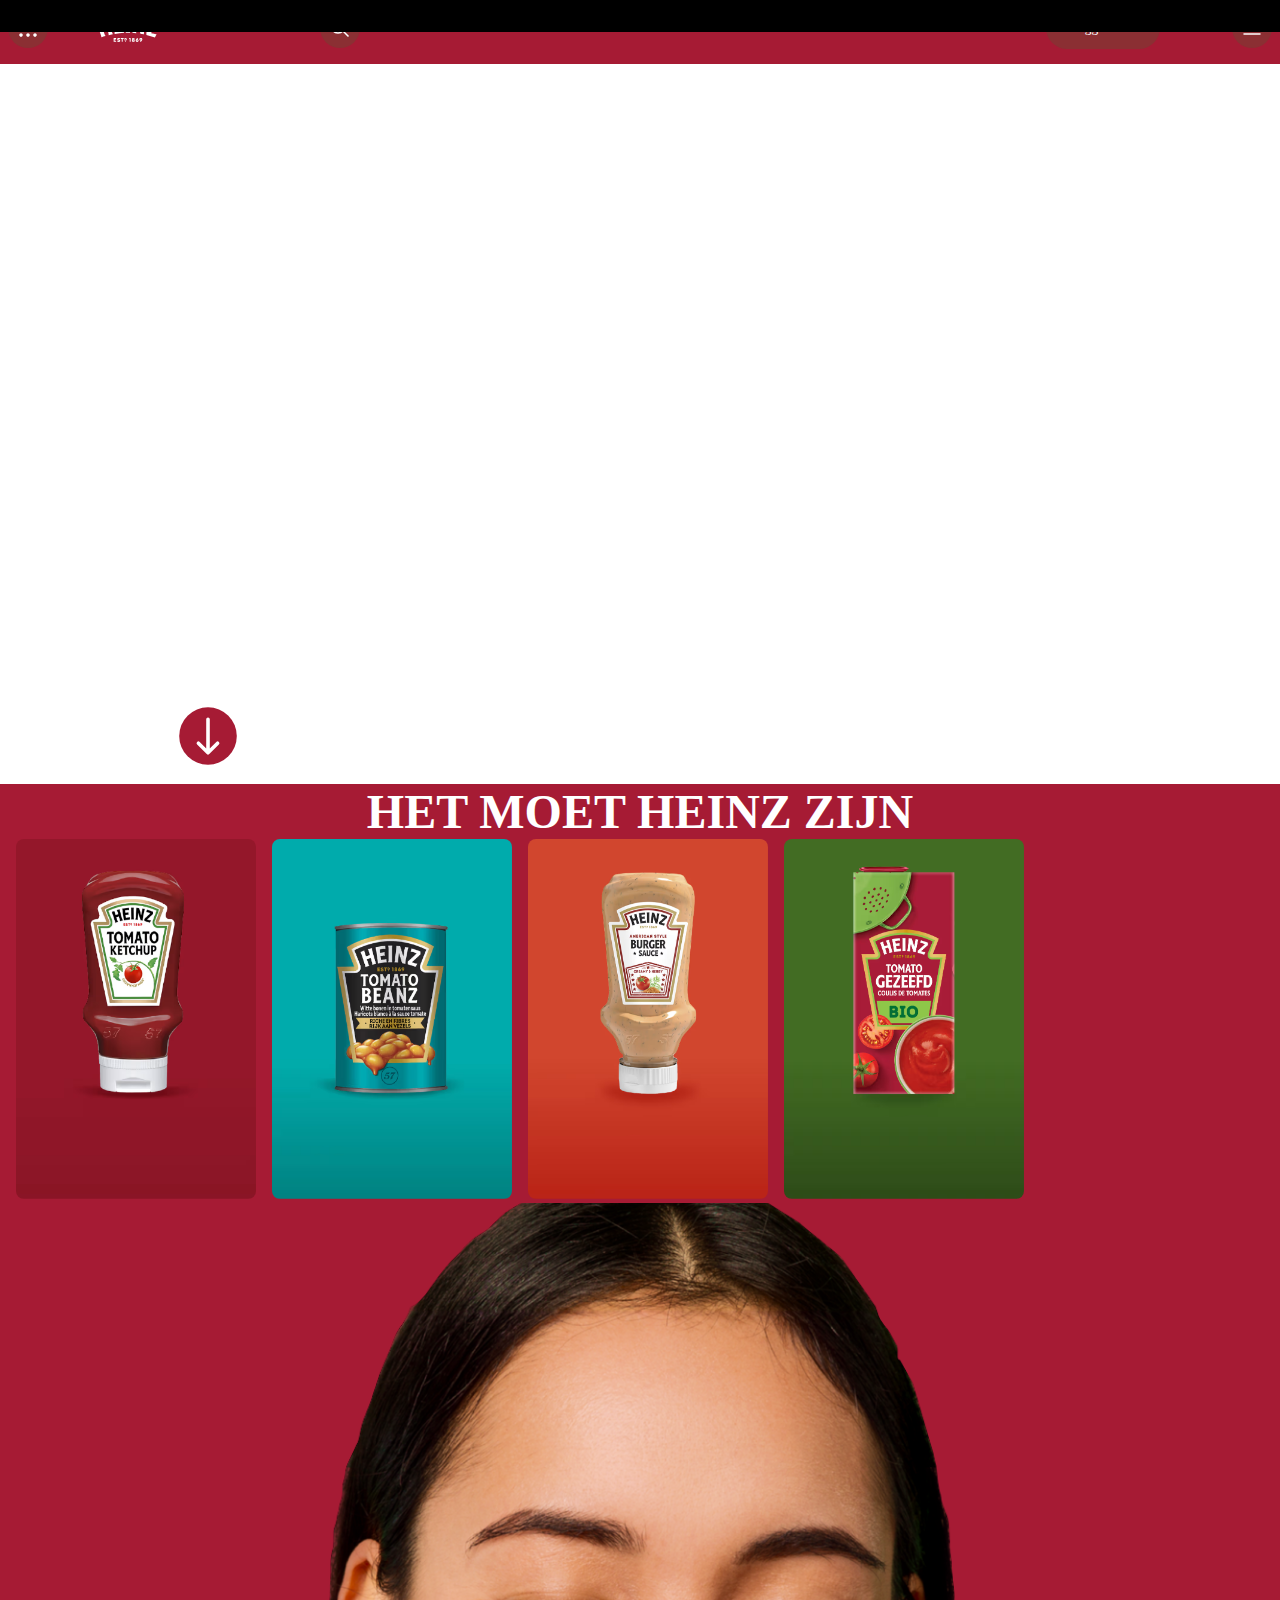
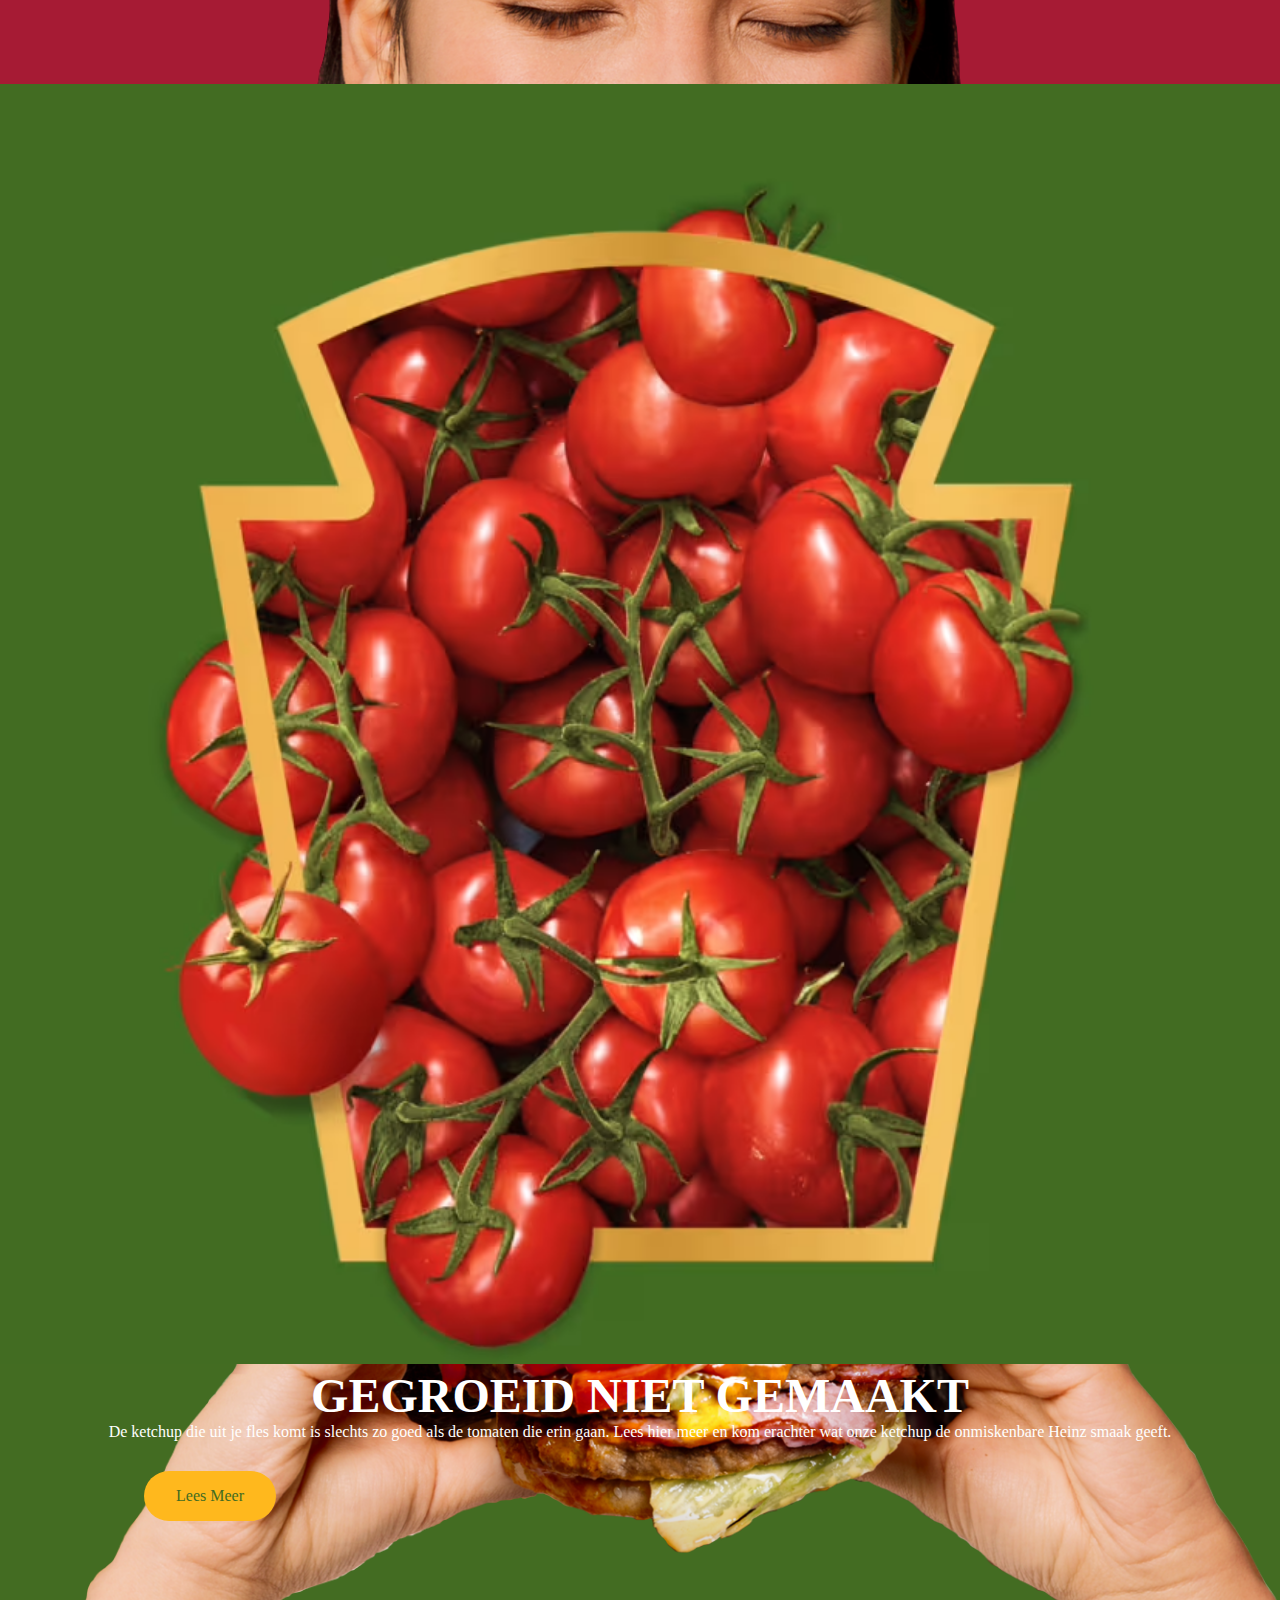
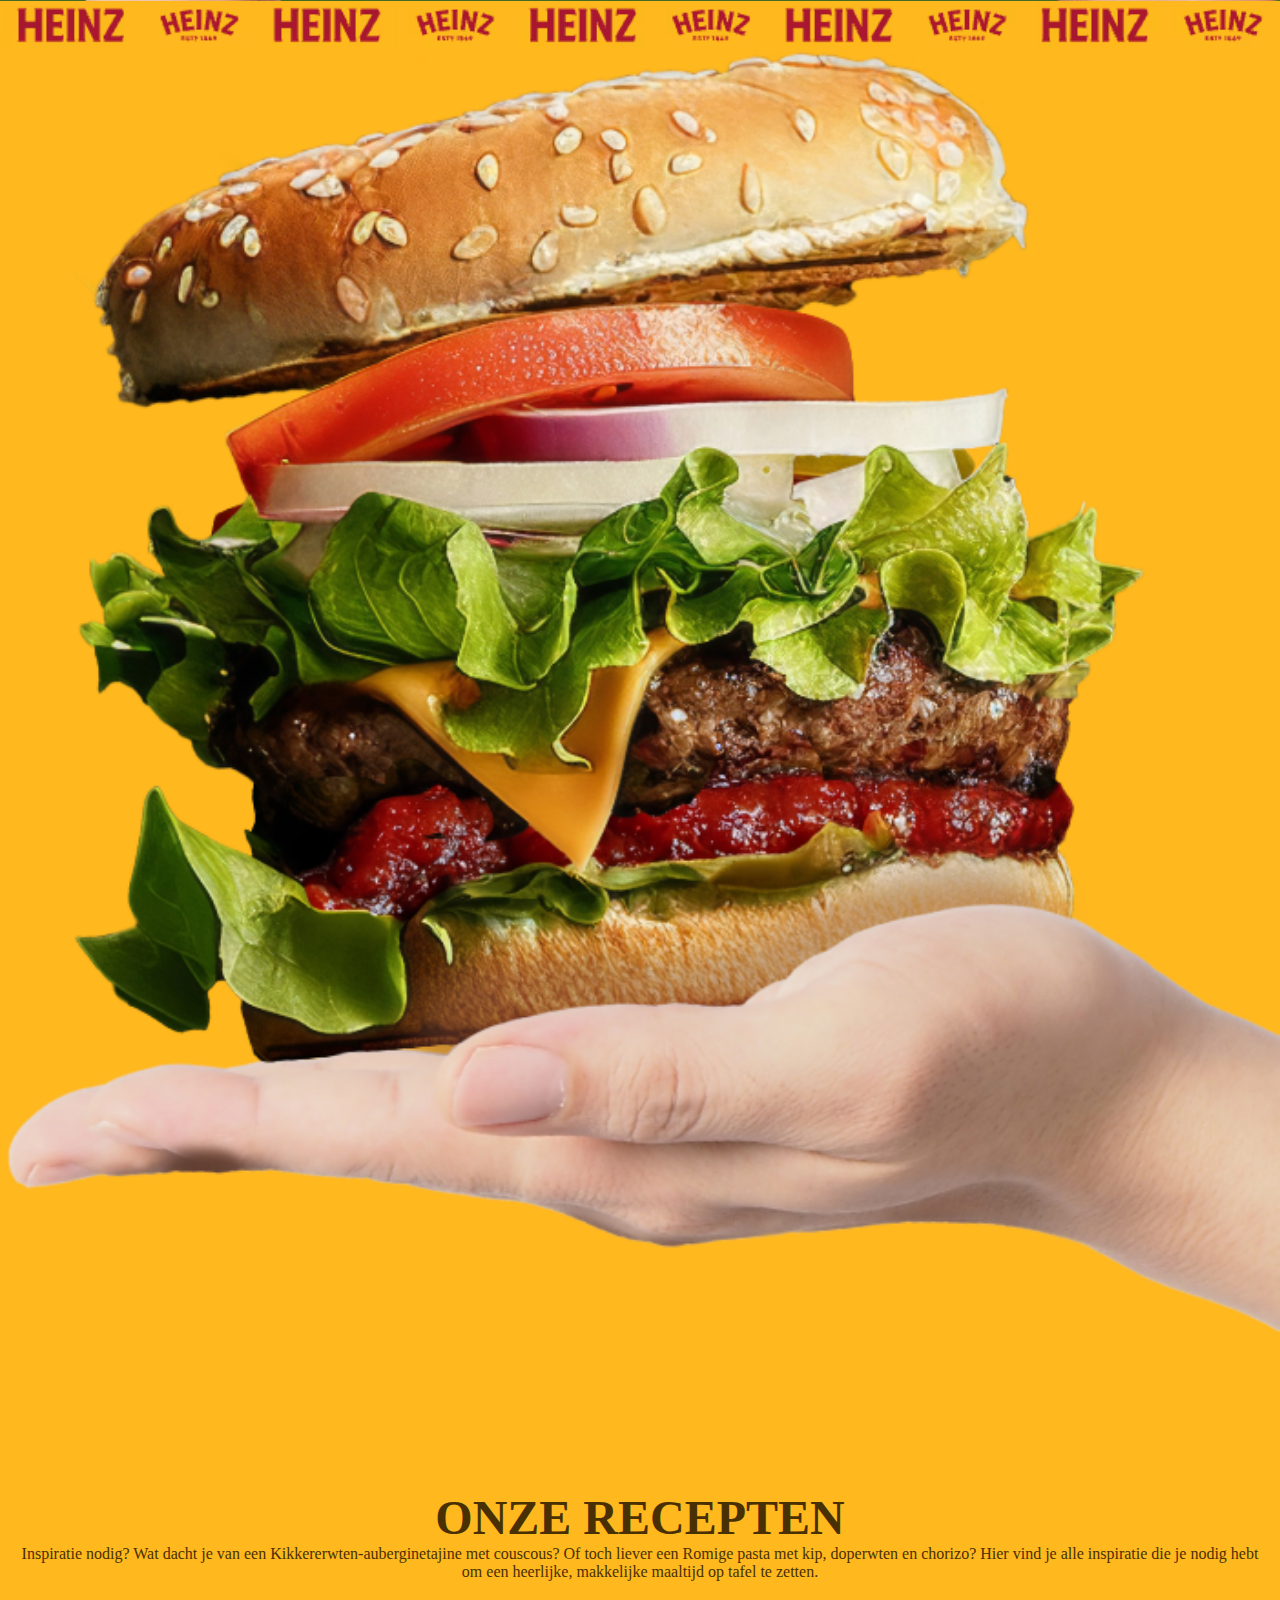
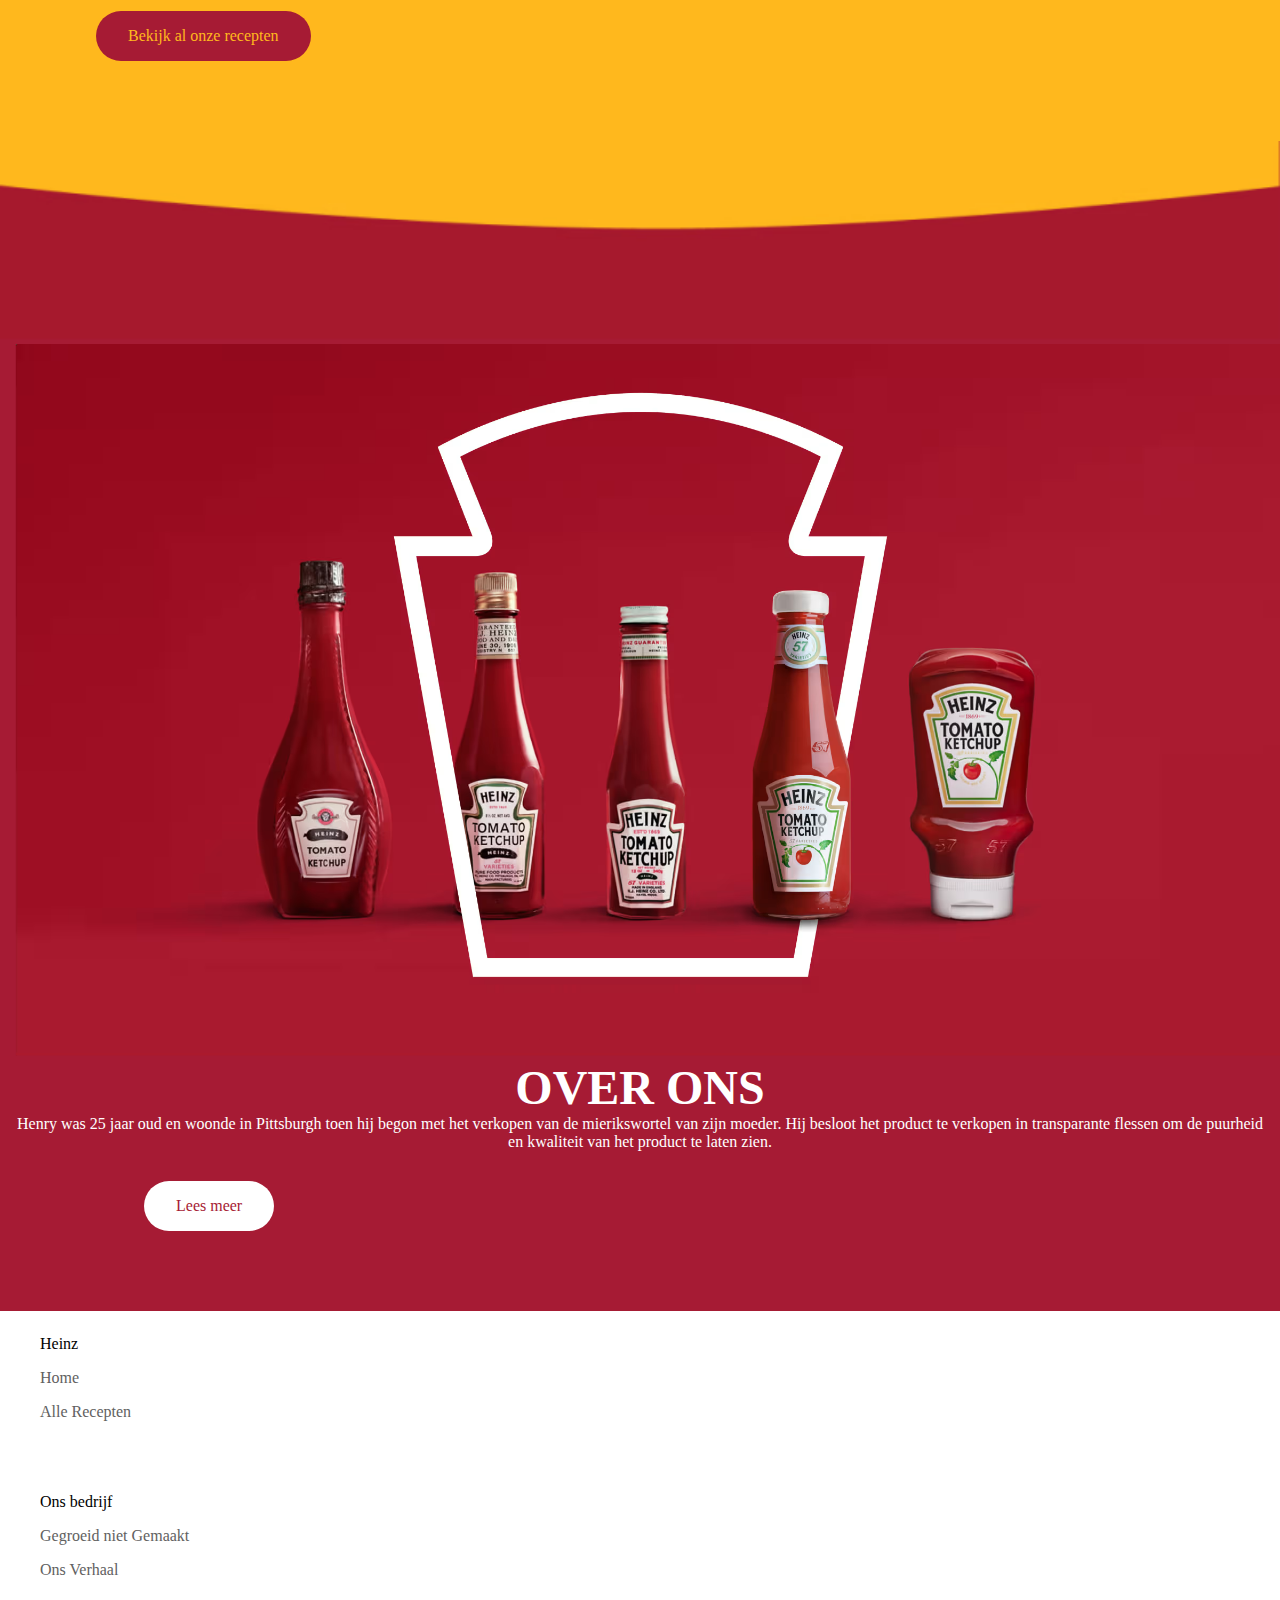
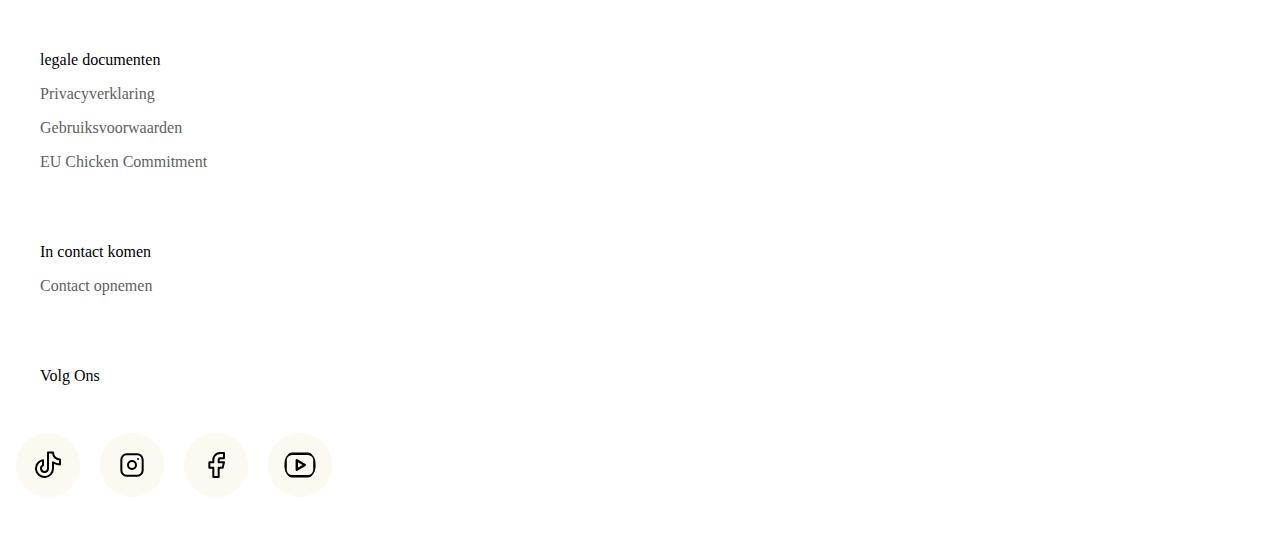
<file: index.html>
<!DOCTYPE html>
<html lang="nl">
	
<head>
	<meta charset="UTF-8">
	<meta name="author" content="jouw naam">
	<meta name="viewport" content="width=device-width, initial-scale=1">
	
	<title>Heinz</title>
	
	<link href="styles/style.css" rel="stylesheet">
	<link rel="icon" type="image/svg+xml" href="images/favicon.svg">
</head>

<body>
	<div class="progressie"></div>
	<header>
		<button class="font">Get --white Value</button>
    	<button>Bigger font</button>
		<svg viewBox="0 0 24 24" xmlns="http://www.w3.org/2000/svg"><g  clip-path="url(#clip0_1875_1002)"><path  d="M4 5C4 5.26522 4.10536 5.51957 4.29289 5.70711C4.48043 5.89464 4.73478 6 5 6C5.26522 6 5.51957 5.89464 5.70711 5.70711C5.89464 5.51957 6 5.26522 6 5C6 4.73478 5.89464 4.48043 5.70711 4.29289C5.51957 4.10536 5.26522 4 5 4C4.73478 4 4.48043 4.10536 4.29289 4.29289C4.10536 4.48043 4 4.73478 4 5Z" stroke-width="1.5" stroke-linecap="round" stroke-linejoin="round"></path><path  d="M11 5C11 5.26522 11.1054 5.51957 11.2929 5.70711C11.4804 5.89464 11.7348 6 12 6C12.2652 6 12.5196 5.89464 12.7071 5.70711C12.8946 5.51957 13 5.26522 13 5C13 4.73478 12.8946 4.48043 12.7071 4.29289C12.5196 4.10536 12.2652 4 12 4C11.7348 4 11.4804 4.10536 11.2929 4.29289C11.1054 4.48043 11 4.73478 11 5Z" stroke-width="1.5" stroke-linecap="round" stroke-linejoin="round"></path><path  d="M18 5C18 5.26522 18.1054 5.51957 18.2929 5.70711C18.4804 5.89464 18.7348 6 19 6C19.2652 6 19.5196 5.89464 19.7071 5.70711C19.8946 5.51957 20 5.26522 20 5C20 4.73478 19.8946 4.48043 19.7071 4.29289C19.5196 4.10536 19.2652 4 19 4C18.7348 4 18.4804 4.10536 18.2929 4.29289C18.1054 4.48043 18 4.73478 18 5Z" stroke-width="1.5" stroke-linecap="round" stroke-linejoin="round"></path><path d="M4 12C4 12.2652 4.10536 12.5196 4.29289 12.7071C4.48043 12.8946 4.73478 13 5 13C5.26522 13 5.51957 12.8946 5.70711 12.7071C5.89464 12.5196 6 12.2652 6 12C6 11.7348 5.89464 11.4804 5.70711 11.2929C5.51957 11.1054 5.26522 11 5 11C4.73478 11 4.48043 11.1054 4.29289 11.2929C4.10536 11.4804 4 11.7348 4 12Z" stroke-width="1.5" stroke-linecap="round" stroke-linejoin="round"></path><path d="M11 12C11 12.2652 11.1054 12.5196 11.2929 12.7071C11.4804 12.8946 11.7348 13 12 13C12.2652 13 12.5196 12.8946 12.7071 12.7071C12.8946 12.5196 13 12.2652 13 12C13 11.7348 12.8946 11.4804 12.7071 11.2929C12.5196 11.1054 12.2652 11 12 11C11.7348 11 11.4804 11.1054 11.2929 11.2929C11.1054 11.4804 11 11.7348 11 12Z" stroke-width="1.5" stroke-linecap="round" stroke-linejoin="round"></path><path  d="M18 12C18 12.2652 18.1054 12.5196 18.2929 12.7071C18.4804 12.8946 18.7348 13 19 13C19.2652 13 19.5196 12.8946 19.7071 12.7071C19.8946 12.5196 20 12.2652 20 12C20 11.7348 19.8946 11.4804 19.7071 11.2929C19.5196 11.1054 19.2652 11 19 11C18.7348 11 18.4804 11.1054 18.2929 11.2929C18.1054 11.4804 18 11.7348 18 12Z" stroke-width="1.5" stroke-linecap="round" stroke-linejoin="round"></path><path  d="M4 19C4 19.2652 4.10536 19.5196 4.29289 19.7071C4.48043 19.8946 4.73478 20 5 20C5.26522 20 5.51957 19.8946 5.70711 19.7071C5.89464 19.5196 6 19.2652 6 19C6 18.7348 5.89464 18.4804 5.70711 18.2929C5.51957 18.1054 5.26522 18 5 18C4.73478 18 4.48043 18.1054 4.29289 18.2929C4.10536 18.4804 4 18.7348 4 19Z" stroke-width="1.5" stroke-linecap="round" stroke-linejoin="round"></path><path  d="M11 19C11 19.2652 11.1054 19.5196 11.2929 19.7071C11.4804 19.8946 11.7348 20 12 20C12.2652 20 12.5196 19.8946 12.7071 19.7071C12.8946 19.5196 13 19.2652 13 19C13 18.7348 12.8946 18.4804 12.7071 18.2929C12.5196 18.1054 12.2652 18 12 18C11.7348 18 11.4804 18.1054 11.2929 18.2929C11.1054 18.4804 11 18.7348 11 19Z" stroke-width="1.5" stroke-linecap="round" stroke-linejoin="round"></path><path d="M18 19C18 19.2652 18.1054 19.5196 18.2929 19.7071C18.4804 19.8946 18.7348 20 19 20C19.2652 20 19.5196 19.8946 19.7071 19.7071C19.8946 19.5196 20 19.2652 20 19C20 18.7348 19.8946 18.4804 19.7071 18.2929C19.5196 18.1054 19.2652 18 19 18C18.7348 18 18.4804 18.1054 18.2929 18.2929C18.1054 18.4804 18 18.7348 18 19Z" stroke-width="1.5" stroke-linecap="round" stroke-linejoin="round"></path></g><defs><clipPath><rect width="24" height="24" fill="white"></rect></clipPath></defs></svg>
		<svg xmlns="http://www.w3.org/2000/svg" width="112" height="20" viewBox="0 0 112 48" fill="currentcolor" aria-label="Heinz® logo"><g><path d="M48.8086 24.9324C48.8086 24.7608 48.604 24.5525 48.3866 24.7118C47.8368 25.0427 46.622 25.6554 44.8958 25.8269L38.5663 26.5131L37.5689 19.504C39.4358 19.2712 41.3155 19.0506 42.5046 18.9404C43.8089 18.8178 44.6656 18.9894 45.1515 19.1242C45.4968 19.2467 45.663 19.0384 45.6374 18.8178L45.1388 13.0831C45.1004 12.7645 44.8702 12.7645 44.6401 12.8993C44.2181 13.1444 43.5404 13.3405 41.9037 13.4998C40.3436 13.6468 38.5407 13.8429 36.7889 14.0634L35.9449 8.13266C36.6994 8.02238 39.2312 7.59351 42.3128 7.28716C44.5633 7.05435 45.8804 7.31167 46.3407 7.44646C46.622 7.54449 46.7371 7.36069 46.7371 7.20139L46.4174 1.74852C39.96 2.1774 34.3338 2.97389 28.4646 3.97868C28.1321 4.03995 28.0682 4.26052 28.2088 4.49334C28.7842 5.40011 29.0016 6.64998 29.2446 8.27971L32.3134 28.2654C32.6075 29.8706 32.761 31.1205 32.6075 32.211C32.5436 32.5419 32.8121 32.6399 33.0679 32.5909C38.221 31.7332 43.9624 31.047 49.1922 30.7774L48.8086 24.9324Z" fill="currentcolor"></path><path d="M52.0436 30.324C52.5423 29.1109 52.5423 27.616 52.5423 26.1578L52.5167 5.731C52.4912 4.45662 52.3761 3.15774 51.9669 1.92012C51.9285 1.80984 51.8902 1.56477 52.2354 1.55251C54.1023 1.49125 57.2096 1.44223 59.4473 1.49125C59.8053 1.49125 59.7669 1.78533 59.7286 1.89561C59.2555 3.39056 59.2938 4.21155 59.2299 5.53494L59.2043 26.1333C59.2043 27.4077 59.2683 29.2947 59.6519 30.2628C59.7158 30.4343 59.703 30.6059 59.4601 30.6059C56.8643 30.5569 54.7417 30.5814 52.2354 30.6794C52.018 30.6794 51.9541 30.5201 52.0564 30.324H52.0436Z" fill="currentcolor"></path><path d="M84.0368 29.5765C83.8067 30.7161 83.7427 31.8312 83.9217 33.032C83.9601 33.2036 83.8706 33.4732 83.5253 33.3997C81.2365 32.934 79.4719 32.6032 77.8607 32.3213C76.9145 29.4908 72.0171 14.2595 71.9531 14.1002L70.3803 27.1013C70.2525 28.1551 70.0607 29.7726 70.4443 30.9979C70.5082 31.2675 70.3676 31.3288 70.163 31.3043C68.0915 31.0715 65.4957 30.8509 63.7311 30.7529C63.3987 30.7284 63.5137 30.422 63.5521 30.3485C64.1275 29.2334 64.3833 27.6405 64.5111 26.5989L66.979 6.02505C67.0941 4.99575 67.3115 3.53756 66.979 2.25093C66.9023 1.99361 67.0557 1.79755 67.3754 1.82206C69.6898 2.00586 72.4518 2.28769 74.1781 2.50826L80.0473 20.5088L82.3873 8.12042C82.8476 6.22111 82.9243 5.1918 82.7325 4.13799C82.6942 3.94193 82.7837 3.78264 83.0906 3.83165C84.8808 4.13799 87.6044 4.67715 89.5224 5.08152C89.727 5.11828 89.7654 5.31434 89.5991 5.47364C88.8319 6.50294 88.6657 7.45873 88.2565 9.12522L84.0112 29.5398L84.0368 29.5765Z" fill="currentcolor"></path><path d="M105.532 33.0565C104.266 33.1423 102.527 32.8605 101.325 32.4561C98.6143 31.6106 97.6809 31.3288 96.0058 30.8264L112.002 17.1391L111.9 11.8455C104.854 9.22322 100.264 7.88758 95.5199 6.57644L93.8064 11.9803C93.7425 12.1763 93.8576 12.3724 94.1645 12.3602C95.4048 12.3111 97.3996 12.789 98.4225 13.0831C99.6373 13.4262 104.189 14.8354 105.136 15.1785L88.1418 29.8461L88.2313 34.4902C93.1287 35.6788 98.4353 37.2473 103.026 38.9383L105.865 33.5589C105.98 33.3384 105.928 33.032 105.519 33.0565H105.532Z" fill="currentcolor"></path><path d="M29.4744 32.7748C28.7327 31.7454 28.2085 30.3975 27.876 28.9761L22.0324 9.55413C21.7255 8.39003 21.4953 7.02988 21.6232 5.76775C21.6615 5.5962 21.4569 5.47367 21.3163 5.51043C19.654 5.89029 16.4956 6.69903 14.4241 7.2627C14.2067 7.32397 14.0789 7.49552 14.2195 7.72834C14.7694 8.58609 15.3064 9.87272 15.6517 11.2941L17.6209 17.6293C15.754 18.0827 12.2759 19.0629 10.3579 19.6266L8.26081 13.5243C7.71097 12.0784 7.51916 11.0858 7.49359 9.83596C7.49359 9.83596 7.53195 9.37032 7.10998 9.49286C5.11522 10.13 2.27651 11.1839 0.192236 11.9436C-0.0635028 12.0416 -0.0762898 12.2499 0.115515 12.4582C0.997815 13.4998 1.53487 14.6394 1.96962 15.9015L8.49097 34.4658C8.97688 35.7279 9.39885 36.941 9.36049 38.3134C9.36049 38.4359 9.41163 38.7178 9.73131 38.6075C11.6494 37.9458 14.4113 37.0145 16.4828 36.4018C16.6746 36.3406 16.7386 36.1322 16.5723 35.973C15.8435 35.1275 15.1913 33.706 14.8589 32.7625L12.1353 24.8221C15.0635 23.9766 16.4828 23.5845 19.2448 22.8738L21.5848 30.4343C22.0835 32.3704 22.1858 33.3997 22.0707 34.5025C22.0579 34.6496 22.1858 34.8334 22.416 34.7721C24.398 34.2574 26.853 33.6815 29.2954 33.1914C29.5767 33.1301 29.5383 32.8728 29.4488 32.7625L29.4744 32.7748Z" fill="currentcolor"></path><path d="M32.5933 43.8298H34.9972V42.3593H32.5933V41.4158H35.1635V39.9454H30.8798V46.4398H35.2402V44.9326H32.5933V43.8298Z" fill="currentcolor"></path><path d="M43.3461 41.4036H45.0723V46.4398H46.7218V41.4036H48.4353V39.9454H43.3461V41.4036Z" fill="currentcolor"></path><path d="M42.4508 44.4425C42.4508 45.7537 41.415 46.5379 39.855 46.5379C38.717 46.5379 37.6301 46.1825 36.8373 45.4718L37.8347 44.2955C38.474 44.7979 39.1773 45.0675 39.9189 45.0675C40.3921 45.0675 40.6478 44.9082 40.6478 44.6263C40.6478 44.3445 40.4304 44.1975 39.5609 43.9891C38.1927 43.6828 37.1314 43.3029 37.1314 41.955C37.1314 40.7664 38.0776 39.8964 39.6248 39.8964C40.7117 39.8964 41.5685 40.1905 42.2717 40.7542L41.3767 42.0041C40.7885 41.5874 40.1491 41.3669 39.5737 41.3669C39.1389 41.3669 38.9344 41.5629 38.9344 41.7957C38.9344 42.0898 39.1517 42.2124 40.0468 42.4207C41.5301 42.7393 42.4508 43.2417 42.4508 44.4425V44.4425Z" fill="currentcolor"></path><path d="M51.6588 39.9454H49.9581V44.2709H51.6588C52.2981 44.2709 52.8479 44.0626 53.2443 43.6705C53.6535 43.2661 53.8837 42.6902 53.8709 42.0898C53.8709 41.0237 53.1037 39.9454 51.6588 39.9454V39.9454ZM51.2496 41.1707H51.6971C52.2981 41.1707 52.5794 41.6486 52.5794 42.102C52.5794 42.5677 52.3109 43.0456 51.6971 43.0456H51.2496V41.183V41.1707Z" fill="currentcolor"></path><path d="M50.7636 45.7903C50.7636 45.386 51.1089 45.0551 51.5309 45.0551C51.9528 45.0551 52.2981 45.386 52.2981 45.7903C52.2981 46.1947 51.9528 46.5256 51.5309 46.5256C51.1089 46.5256 50.7636 46.1947 50.7636 45.7903Z" fill="currentcolor"></path><path d="M58.0391 39.9454V41.2933H58.9982V46.4398H60.6349V39.9454H58.0391Z" fill="currentcolor"></path><path d="M67.5651 43.6215C67.3989 43.3519 67.1431 43.1191 66.8107 42.9598C67.0664 42.7883 67.2454 42.6045 67.3733 42.4084C67.5267 42.1511 67.6163 41.8815 67.6163 41.5997C67.6163 41.0973 67.4244 40.6929 67.0281 40.3621C66.6317 40.0312 66.0179 39.8719 65.1867 39.8719C64.5602 39.8719 64.0615 40.0067 63.6779 40.264C63.192 40.6071 62.949 41.0483 62.949 41.5874C62.949 41.9183 63.0385 42.2001 63.2048 42.4574C63.3326 42.6412 63.5244 42.8128 63.793 42.9598C63.4349 43.1069 63.1792 43.3029 63.0129 43.5725C62.8467 43.8298 62.7572 44.1607 62.7572 44.5283C62.7572 44.8959 62.8467 45.2635 63.0257 45.5821C63.2048 45.9007 63.4733 46.1335 63.8185 46.2928C64.1638 46.4521 64.6625 46.5379 65.3274 46.5379C65.6726 46.5379 66.0051 46.5011 66.312 46.4276C66.6189 46.3541 66.8746 46.2438 67.092 46.0968C67.2966 45.9497 67.4756 45.7291 67.6163 45.4473C67.7569 45.1655 67.8336 44.8714 67.8336 44.5405C67.8336 44.2097 67.7569 43.9034 67.5907 43.6215H67.5651ZM65.2635 41.0238C65.6471 41.0238 65.9667 41.3301 65.9667 41.6977C65.9667 42.0653 65.6471 42.3716 65.2635 42.3716C64.8798 42.3716 64.5602 42.0653 64.5602 41.6977C64.5602 41.3301 64.8671 41.0238 65.2635 41.0238ZM65.2635 45.2758C64.8031 45.2758 64.4451 44.9082 64.4451 44.467C64.4451 44.0259 64.8159 43.6583 65.2635 43.6583C65.711 43.6583 66.0818 44.0259 66.0818 44.467C66.0818 44.9082 65.711 45.2758 65.2635 45.2758Z" fill="currentcolor"></path><path d="M73.9598 42.7269C73.525 42.3226 72.9368 42.1265 72.2336 42.151L73.6529 39.9086H71.7604L69.8424 42.8985C69.5611 43.3151 69.4076 43.842 69.4076 44.3076C69.4076 45.6801 70.3922 46.5378 71.9906 46.5378C73.589 46.5378 74.5991 45.6801 74.5991 44.3076C74.5991 43.6582 74.3818 43.119 73.9598 42.7269ZM72.0034 45.1286C71.4919 45.1286 71.0827 44.7488 71.0827 44.2831C71.0827 43.8175 71.4919 43.4376 72.0034 43.4376C72.5149 43.4376 72.9241 43.8175 72.9241 44.2831C72.9241 44.7488 72.5149 45.1286 72.0034 45.1286Z" fill="currentcolor"></path><path d="M78.5236 39.8596C76.9125 39.8596 75.9151 40.7174 75.9151 42.1021C75.9151 42.7515 76.1325 43.2907 76.5417 43.6705C76.9764 44.0749 77.5902 44.2709 78.3191 44.2464L76.8358 46.4398H78.7282L80.6335 43.5357C80.9532 43.0578 81.0938 42.629 81.1066 42.0898C81.1066 40.7051 80.1092 39.8474 78.5109 39.8474L78.5236 39.8596ZM78.5236 42.9476C78.0122 42.9476 77.603 42.5677 77.603 42.1021C77.603 41.6364 78.0122 41.2566 78.5236 41.2566C79.0351 41.2566 79.4443 41.6364 79.4443 42.1021C79.4443 42.5677 79.0351 42.9476 78.5236 42.9476Z" fill="currentcolor"></path></g></svg>
		<svg aria-label="Search icon" width="20" height="20" fill="none" stroke="currentColor" stroke-width="1.5" data-testid="mobile-search-icon-icon" viewBox="0 0 24 24" xmlns="http://www.w3.org/2000/svg"><g stroke-linecap="round" stroke-linejoin="round"><path d="M10 17a7 7 0 1 0 0-14 7 7 0 0 0 0 14ZM21 21l-6-6"></path></g></svg>
		<svg aria-label="hamburger menu icon" width="20" height="20" fill="none" stroke="currentColor" stroke-width="1.5" data-testid="mobile-hamburger-button-icon" viewBox="0 0 24 24" xmlns="http://www.w3.org/2000/svg"><g stroke-linecap="round" stroke-linejoin="round"><path d="M4 6h16M4 12h16M4 18h16"></path></g></svg>
	<nav>
		<svg viewBox="0 0 24 24" xmlns="http://www.w3.org/2000/svg"><g  clip-path="url(#clip0_1875_1002)"><path  d="M4 5C4 5.26522 4.10536 5.51957 4.29289 5.70711C4.48043 5.89464 4.73478 6 5 6C5.26522 6 5.51957 5.89464 5.70711 5.70711C5.89464 5.51957 6 5.26522 6 5C6 4.73478 5.89464 4.48043 5.70711 4.29289C5.51957 4.10536 5.26522 4 5 4C4.73478 4 4.48043 4.10536 4.29289 4.29289C4.10536 4.48043 4 4.73478 4 5Z" stroke-width="1.5" stroke-linecap="round" stroke-linejoin="round"></path><path  d="M11 5C11 5.26522 11.1054 5.51957 11.2929 5.70711C11.4804 5.89464 11.7348 6 12 6C12.2652 6 12.5196 5.89464 12.7071 5.70711C12.8946 5.51957 13 5.26522 13 5C13 4.73478 12.8946 4.48043 12.7071 4.29289C12.5196 4.10536 12.2652 4 12 4C11.7348 4 11.4804 4.10536 11.2929 4.29289C11.1054 4.48043 11 4.73478 11 5Z" stroke-width="1.5" stroke-linecap="round" stroke-linejoin="round"></path><path  d="M18 5C18 5.26522 18.1054 5.51957 18.2929 5.70711C18.4804 5.89464 18.7348 6 19 6C19.2652 6 19.5196 5.89464 19.7071 5.70711C19.8946 5.51957 20 5.26522 20 5C20 4.73478 19.8946 4.48043 19.7071 4.29289C19.5196 4.10536 19.2652 4 19 4C18.7348 4 18.4804 4.10536 18.2929 4.29289C18.1054 4.48043 18 4.73478 18 5Z" stroke-width="1.5" stroke-linecap="round" stroke-linejoin="round"></path><path d="M4 12C4 12.2652 4.10536 12.5196 4.29289 12.7071C4.48043 12.8946 4.73478 13 5 13C5.26522 13 5.51957 12.8946 5.70711 12.7071C5.89464 12.5196 6 12.2652 6 12C6 11.7348 5.89464 11.4804 5.70711 11.2929C5.51957 11.1054 5.26522 11 5 11C4.73478 11 4.48043 11.1054 4.29289 11.2929C4.10536 11.4804 4 11.7348 4 12Z" stroke-width="1.5" stroke-linecap="round" stroke-linejoin="round"></path><path d="M11 12C11 12.2652 11.1054 12.5196 11.2929 12.7071C11.4804 12.8946 11.7348 13 12 13C12.2652 13 12.5196 12.8946 12.7071 12.7071C12.8946 12.5196 13 12.2652 13 12C13 11.7348 12.8946 11.4804 12.7071 11.2929C12.5196 11.1054 12.2652 11 12 11C11.7348 11 11.4804 11.1054 11.2929 11.2929C11.1054 11.4804 11 11.7348 11 12Z" stroke-width="1.5" stroke-linecap="round" stroke-linejoin="round"></path><path  d="M18 12C18 12.2652 18.1054 12.5196 18.2929 12.7071C18.4804 12.8946 18.7348 13 19 13C19.2652 13 19.5196 12.8946 19.7071 12.7071C19.8946 12.5196 20 12.2652 20 12C20 11.7348 19.8946 11.4804 19.7071 11.2929C19.5196 11.1054 19.2652 11 19 11C18.7348 11 18.4804 11.1054 18.2929 11.2929C18.1054 11.4804 18 11.7348 18 12Z" stroke-width="1.5" stroke-linecap="round" stroke-linejoin="round"></path><path  d="M4 19C4 19.2652 4.10536 19.5196 4.29289 19.7071C4.48043 19.8946 4.73478 20 5 20C5.26522 20 5.51957 19.8946 5.70711 19.7071C5.89464 19.5196 6 19.2652 6 19C6 18.7348 5.89464 18.4804 5.70711 18.2929C5.51957 18.1054 5.26522 18 5 18C4.73478 18 4.48043 18.1054 4.29289 18.2929C4.10536 18.4804 4 18.7348 4 19Z" stroke-width="1.5" stroke-linecap="round" stroke-linejoin="round"></path><path  d="M11 19C11 19.2652 11.1054 19.5196 11.2929 19.7071C11.4804 19.8946 11.7348 20 12 20C12.2652 20 12.5196 19.8946 12.7071 19.7071C12.8946 19.5196 13 19.2652 13 19C13 18.7348 12.8946 18.4804 12.7071 18.2929C12.5196 18.1054 12.2652 18 12 18C11.7348 18 11.4804 18.1054 11.2929 18.2929C11.1054 18.4804 11 18.7348 11 19Z" stroke-width="1.5" stroke-linecap="round" stroke-linejoin="round"></path><path d="M18 19C18 19.2652 18.1054 19.5196 18.2929 19.7071C18.4804 19.8946 18.7348 20 19 20C19.2652 20 19.5196 19.8946 19.7071 19.7071C19.8946 19.5196 20 19.2652 20 19C20 18.7348 19.8946 18.4804 19.7071 18.2929C19.5196 18.1054 19.2652 18 19 18C18.7348 18 18.4804 18.1054 18.2929 18.2929C18.1054 18.4804 18 18.7348 18 19Z" stroke-width="1.5" stroke-linecap="round" stroke-linejoin="round"></path></g><defs><clipPath><rect width="24" height="24" fill="white"></rect></clipPath></defs></svg>
		<svg xmlns="http://www.w3.org/2000/svg" width="112" height="20" viewBox="0 0 112 48" fill="currentcolor" aria-label="Heinz® logo"><g><path d="M48.8086 24.9324C48.8086 24.7608 48.604 24.5525 48.3866 24.7118C47.8368 25.0427 46.622 25.6554 44.8958 25.8269L38.5663 26.5131L37.5689 19.504C39.4358 19.2712 41.3155 19.0506 42.5046 18.9404C43.8089 18.8178 44.6656 18.9894 45.1515 19.1242C45.4968 19.2467 45.663 19.0384 45.6374 18.8178L45.1388 13.0831C45.1004 12.7645 44.8702 12.7645 44.6401 12.8993C44.2181 13.1444 43.5404 13.3405 41.9037 13.4998C40.3436 13.6468 38.5407 13.8429 36.7889 14.0634L35.9449 8.13266C36.6994 8.02238 39.2312 7.59351 42.3128 7.28716C44.5633 7.05435 45.8804 7.31167 46.3407 7.44646C46.622 7.54449 46.7371 7.36069 46.7371 7.20139L46.4174 1.74852C39.96 2.1774 34.3338 2.97389 28.4646 3.97868C28.1321 4.03995 28.0682 4.26052 28.2088 4.49334C28.7842 5.40011 29.0016 6.64998 29.2446 8.27971L32.3134 28.2654C32.6075 29.8706 32.761 31.1205 32.6075 32.211C32.5436 32.5419 32.8121 32.6399 33.0679 32.5909C38.221 31.7332 43.9624 31.047 49.1922 30.7774L48.8086 24.9324Z" fill="currentcolor"></path><path d="M52.0436 30.324C52.5423 29.1109 52.5423 27.616 52.5423 26.1578L52.5167 5.731C52.4912 4.45662 52.3761 3.15774 51.9669 1.92012C51.9285 1.80984 51.8902 1.56477 52.2354 1.55251C54.1023 1.49125 57.2096 1.44223 59.4473 1.49125C59.8053 1.49125 59.7669 1.78533 59.7286 1.89561C59.2555 3.39056 59.2938 4.21155 59.2299 5.53494L59.2043 26.1333C59.2043 27.4077 59.2683 29.2947 59.6519 30.2628C59.7158 30.4343 59.703 30.6059 59.4601 30.6059C56.8643 30.5569 54.7417 30.5814 52.2354 30.6794C52.018 30.6794 51.9541 30.5201 52.0564 30.324H52.0436Z" fill="currentcolor"></path><path d="M84.0368 29.5765C83.8067 30.7161 83.7427 31.8312 83.9217 33.032C83.9601 33.2036 83.8706 33.4732 83.5253 33.3997C81.2365 32.934 79.4719 32.6032 77.8607 32.3213C76.9145 29.4908 72.0171 14.2595 71.9531 14.1002L70.3803 27.1013C70.2525 28.1551 70.0607 29.7726 70.4443 30.9979C70.5082 31.2675 70.3676 31.3288 70.163 31.3043C68.0915 31.0715 65.4957 30.8509 63.7311 30.7529C63.3987 30.7284 63.5137 30.422 63.5521 30.3485C64.1275 29.2334 64.3833 27.6405 64.5111 26.5989L66.979 6.02505C67.0941 4.99575 67.3115 3.53756 66.979 2.25093C66.9023 1.99361 67.0557 1.79755 67.3754 1.82206C69.6898 2.00586 72.4518 2.28769 74.1781 2.50826L80.0473 20.5088L82.3873 8.12042C82.8476 6.22111 82.9243 5.1918 82.7325 4.13799C82.6942 3.94193 82.7837 3.78264 83.0906 3.83165C84.8808 4.13799 87.6044 4.67715 89.5224 5.08152C89.727 5.11828 89.7654 5.31434 89.5991 5.47364C88.8319 6.50294 88.6657 7.45873 88.2565 9.12522L84.0112 29.5398L84.0368 29.5765Z" fill="currentcolor"></path><path d="M105.532 33.0565C104.266 33.1423 102.527 32.8605 101.325 32.4561C98.6143 31.6106 97.6809 31.3288 96.0058 30.8264L112.002 17.1391L111.9 11.8455C104.854 9.22322 100.264 7.88758 95.5199 6.57644L93.8064 11.9803C93.7425 12.1763 93.8576 12.3724 94.1645 12.3602C95.4048 12.3111 97.3996 12.789 98.4225 13.0831C99.6373 13.4262 104.189 14.8354 105.136 15.1785L88.1418 29.8461L88.2313 34.4902C93.1287 35.6788 98.4353 37.2473 103.026 38.9383L105.865 33.5589C105.98 33.3384 105.928 33.032 105.519 33.0565H105.532Z" fill="currentcolor"></path><path d="M29.4744 32.7748C28.7327 31.7454 28.2085 30.3975 27.876 28.9761L22.0324 9.55413C21.7255 8.39003 21.4953 7.02988 21.6232 5.76775C21.6615 5.5962 21.4569 5.47367 21.3163 5.51043C19.654 5.89029 16.4956 6.69903 14.4241 7.2627C14.2067 7.32397 14.0789 7.49552 14.2195 7.72834C14.7694 8.58609 15.3064 9.87272 15.6517 11.2941L17.6209 17.6293C15.754 18.0827 12.2759 19.0629 10.3579 19.6266L8.26081 13.5243C7.71097 12.0784 7.51916 11.0858 7.49359 9.83596C7.49359 9.83596 7.53195 9.37032 7.10998 9.49286C5.11522 10.13 2.27651 11.1839 0.192236 11.9436C-0.0635028 12.0416 -0.0762898 12.2499 0.115515 12.4582C0.997815 13.4998 1.53487 14.6394 1.96962 15.9015L8.49097 34.4658C8.97688 35.7279 9.39885 36.941 9.36049 38.3134C9.36049 38.4359 9.41163 38.7178 9.73131 38.6075C11.6494 37.9458 14.4113 37.0145 16.4828 36.4018C16.6746 36.3406 16.7386 36.1322 16.5723 35.973C15.8435 35.1275 15.1913 33.706 14.8589 32.7625L12.1353 24.8221C15.0635 23.9766 16.4828 23.5845 19.2448 22.8738L21.5848 30.4343C22.0835 32.3704 22.1858 33.3997 22.0707 34.5025C22.0579 34.6496 22.1858 34.8334 22.416 34.7721C24.398 34.2574 26.853 33.6815 29.2954 33.1914C29.5767 33.1301 29.5383 32.8728 29.4488 32.7625L29.4744 32.7748Z" fill="currentcolor"></path><path d="M32.5933 43.8298H34.9972V42.3593H32.5933V41.4158H35.1635V39.9454H30.8798V46.4398H35.2402V44.9326H32.5933V43.8298Z" fill="currentcolor"></path><path d="M43.3461 41.4036H45.0723V46.4398H46.7218V41.4036H48.4353V39.9454H43.3461V41.4036Z" fill="currentcolor"></path><path d="M42.4508 44.4425C42.4508 45.7537 41.415 46.5379 39.855 46.5379C38.717 46.5379 37.6301 46.1825 36.8373 45.4718L37.8347 44.2955C38.474 44.7979 39.1773 45.0675 39.9189 45.0675C40.3921 45.0675 40.6478 44.9082 40.6478 44.6263C40.6478 44.3445 40.4304 44.1975 39.5609 43.9891C38.1927 43.6828 37.1314 43.3029 37.1314 41.955C37.1314 40.7664 38.0776 39.8964 39.6248 39.8964C40.7117 39.8964 41.5685 40.1905 42.2717 40.7542L41.3767 42.0041C40.7885 41.5874 40.1491 41.3669 39.5737 41.3669C39.1389 41.3669 38.9344 41.5629 38.9344 41.7957C38.9344 42.0898 39.1517 42.2124 40.0468 42.4207C41.5301 42.7393 42.4508 43.2417 42.4508 44.4425V44.4425Z" fill="currentcolor"></path><path d="M51.6588 39.9454H49.9581V44.2709H51.6588C52.2981 44.2709 52.8479 44.0626 53.2443 43.6705C53.6535 43.2661 53.8837 42.6902 53.8709 42.0898C53.8709 41.0237 53.1037 39.9454 51.6588 39.9454V39.9454ZM51.2496 41.1707H51.6971C52.2981 41.1707 52.5794 41.6486 52.5794 42.102C52.5794 42.5677 52.3109 43.0456 51.6971 43.0456H51.2496V41.183V41.1707Z" fill="currentcolor"></path><path d="M50.7636 45.7903C50.7636 45.386 51.1089 45.0551 51.5309 45.0551C51.9528 45.0551 52.2981 45.386 52.2981 45.7903C52.2981 46.1947 51.9528 46.5256 51.5309 46.5256C51.1089 46.5256 50.7636 46.1947 50.7636 45.7903Z" fill="currentcolor"></path><path d="M58.0391 39.9454V41.2933H58.9982V46.4398H60.6349V39.9454H58.0391Z" fill="currentcolor"></path><path d="M67.5651 43.6215C67.3989 43.3519 67.1431 43.1191 66.8107 42.9598C67.0664 42.7883 67.2454 42.6045 67.3733 42.4084C67.5267 42.1511 67.6163 41.8815 67.6163 41.5997C67.6163 41.0973 67.4244 40.6929 67.0281 40.3621C66.6317 40.0312 66.0179 39.8719 65.1867 39.8719C64.5602 39.8719 64.0615 40.0067 63.6779 40.264C63.192 40.6071 62.949 41.0483 62.949 41.5874C62.949 41.9183 63.0385 42.2001 63.2048 42.4574C63.3326 42.6412 63.5244 42.8128 63.793 42.9598C63.4349 43.1069 63.1792 43.3029 63.0129 43.5725C62.8467 43.8298 62.7572 44.1607 62.7572 44.5283C62.7572 44.8959 62.8467 45.2635 63.0257 45.5821C63.2048 45.9007 63.4733 46.1335 63.8185 46.2928C64.1638 46.4521 64.6625 46.5379 65.3274 46.5379C65.6726 46.5379 66.0051 46.5011 66.312 46.4276C66.6189 46.3541 66.8746 46.2438 67.092 46.0968C67.2966 45.9497 67.4756 45.7291 67.6163 45.4473C67.7569 45.1655 67.8336 44.8714 67.8336 44.5405C67.8336 44.2097 67.7569 43.9034 67.5907 43.6215H67.5651ZM65.2635 41.0238C65.6471 41.0238 65.9667 41.3301 65.9667 41.6977C65.9667 42.0653 65.6471 42.3716 65.2635 42.3716C64.8798 42.3716 64.5602 42.0653 64.5602 41.6977C64.5602 41.3301 64.8671 41.0238 65.2635 41.0238ZM65.2635 45.2758C64.8031 45.2758 64.4451 44.9082 64.4451 44.467C64.4451 44.0259 64.8159 43.6583 65.2635 43.6583C65.711 43.6583 66.0818 44.0259 66.0818 44.467C66.0818 44.9082 65.711 45.2758 65.2635 45.2758Z" fill="currentcolor"></path><path d="M73.9598 42.7269C73.525 42.3226 72.9368 42.1265 72.2336 42.151L73.6529 39.9086H71.7604L69.8424 42.8985C69.5611 43.3151 69.4076 43.842 69.4076 44.3076C69.4076 45.6801 70.3922 46.5378 71.9906 46.5378C73.589 46.5378 74.5991 45.6801 74.5991 44.3076C74.5991 43.6582 74.3818 43.119 73.9598 42.7269ZM72.0034 45.1286C71.4919 45.1286 71.0827 44.7488 71.0827 44.2831C71.0827 43.8175 71.4919 43.4376 72.0034 43.4376C72.5149 43.4376 72.9241 43.8175 72.9241 44.2831C72.9241 44.7488 72.5149 45.1286 72.0034 45.1286Z" fill="currentcolor"></path><path d="M78.5236 39.8596C76.9125 39.8596 75.9151 40.7174 75.9151 42.1021C75.9151 42.7515 76.1325 43.2907 76.5417 43.6705C76.9764 44.0749 77.5902 44.2709 78.3191 44.2464L76.8358 46.4398H78.7282L80.6335 43.5357C80.9532 43.0578 81.0938 42.629 81.1066 42.0898C81.1066 40.7051 80.1092 39.8474 78.5109 39.8474L78.5236 39.8596ZM78.5236 42.9476C78.0122 42.9476 77.603 42.5677 77.603 42.1021C77.603 41.6364 78.0122 41.2566 78.5236 41.2566C79.0351 41.2566 79.4443 41.6364 79.4443 42.1021C79.4443 42.5677 79.0351 42.9476 78.5236 42.9476Z" fill="currentcolor"></path></g></svg>
		<svg class="" aria-label="Search icon" width="20" height="20" fill="none" stroke="currentColor" stroke-width="1.5" data-testid="mobile-search-icon-icon" viewBox="0 0 24 24" xmlns="http://www.w3.org/2000/svg"><g stroke-linecap="round" stroke-linejoin="round"><path d="M10 17a7 7 0 1 0 0-14 7 7 0 0 0 0 14ZM21 21l-6-6"></path></g></svg>
		<svg class="" aria-label="Close" width="20" height="20" fill="none" stroke="currentColor" stroke-width="1.5" data-testid="close-mobile-menu-btn-icon" xmlns="http://www.w3.org/2000/svg" viewBox="0 0 24 24" stroke-linecap="round" stroke-linejoin="round"><path d="M0 0h24v24H0z" stroke="none"></path><path d="M18 6 6 18M6 6l12 12"></path></svg>
		<ul>
			<li><a href="http://127.0.0.1:5500/recepten.html">Recepten</a></li>
			<li><a href="https://www.heinz.com/nl-NL/ons-verhaal">Ons verhaal</a></li>
			<li><a href="https://www.heinz.com/nl-NL/gegroeid-niet-gemaakt">Gegroeid niet gemaakt</a></li>
		</ul>
		<h3>Follow Us</h3>
		<svg  aria-label="Tiktok" width="20" height="20" fill="none" stroke="currentColor" stroke-width="1.5" data-testid="icon-button-icon" viewBox="0 0 24 24" xmlns="http://www.w3.org/2000/svg"><path d="M15.75 9.938A8.99 8.99 0 0 0 21 11.624v-3.75a5.25 5.25 0 0 1-5.25-5.25H12v12a2.624 2.624 0 1 1-3.75-2.372v-3.9a6.375 6.375 0 1 0 7.5 6.272V9.937Z" stroke-linecap="round" stroke-linejoin="round"></path></svg>
		<svg  aria-label="Instagram" width="20" height="20" fill="none" stroke="currentColor" stroke-width="1.5" data-testid="icon-button-icon" xmlns="http://www.w3.org/2000/svg" viewBox="0 0 24 24" stroke-linecap="round" stroke-linejoin="round"><path d="M0 0h24v24H0z" stroke="none"></path><rect x="4" y="4" width="16" height="16" rx="4"></rect><circle cx="12" cy="12" r="3"></circle><path d="M16.5 7.5v.001"></path></svg>	
		<svg  aria-label="Facebook" width="20" height="20" fill="none" stroke="currentColor" stroke-width="1.5" data-testid="icon-button-icon" viewBox="0 0 24 24" xmlns="http://www.w3.org/2000/svg"><g><path d="M7 10v4h3v7h4v-7h3l1-4h-4V8a1 1 0 0 1 1-1h3V3h-3a5 5 0 0 0-5 5v2H7Z" stroke-linecap="round" stroke-linejoin="round"></path></g></svg>
		<svg  aria-label="Youtube" width="20" height="20" fill="none" stroke="none" stroke-width="1.5" data-testid="icon-button-icon" viewBox="0 0 20 16" xmlns="http://www.w3.org/2000/svg" role="img"><path d="M15 1H5a4 4 0 0 0-4 4v6a4 4 0 0 0 4 4h10a4 4 0 0 0 4-4V5a4 4 0 0 0-4-4Z" stroke="currentColor" stroke-width="1.5" stroke-linecap="round" stroke-linejoin="round"></path><path d="m8 5 5 3-5 3V5Z" stroke="currentColor" stroke-width="1.5" stroke-linecap="round" stroke-linejoin="round"></path></svg>
	</nav>
	</header>

	<main>
		<video autoplay loop src="https://cdn.allotta.io/video/upload/f_auto/q_auto/v1718236287/fnkkj22ajob2ni63chrk.mp4">
		</video>
		<svg class="arrow" width="32" height="32" fill="none" stroke="currentColor" stroke-width="1.5" data-testid="at-core-icon-test-id" viewBox="0 0 24 24" xmlns="http://www.w3.org/2000/svg"><g stroke-linecap="round" stroke-linejoin="round"><path d="M12 5v14M16 9l-4-4M8 9l4-4"></path></g></svg>
		<section class="target-section">
			<h1>HET MOET HEINZ ZIJN</h1>
			<div>
				<article>
					<img src="images/ketchupfles.png" alt="Heinz ketchup">
				</article>
				<article>
					<img src="images/bonen.png" alt="Heinz bonen">
				</article>
				<article>
					<img src="images/saus.png" alt="Heinz burger saus">
				</article>
				<article>
					<img src="images/tomatenpuree.png" alt="Heinz tomatenpuree">
				</article>
			</div>
			<div>
				<img src="images/hoofd.png" alt="hoofd van een vrouw">
				<img src="images/lichaam.png" alt="lichaam vrouw">
				<img src="images/hamburger.png" alt="hamburger">
			</div>
		</section>
		<section>
			<article>
				<img src="images/tomatentros.png" alt="trostomaten">
				<h2>GEGROEID NIET GEMAAKT</h2>
				<p>De ketchup die uit je fles komt is slechts zo goed als de tomaten die erin gaan. Lees hier meer en kom erachter wat onze ketchup de onmiskenbare Heinz smaak geeft.
				</p>
				<a href="https://www.heinz.com/nl-NL/gegroeid-niet-gemaakt">Lees Meer</a>
			</article>
		</section>
		<section>
			<article>
				<div class="sliderContainer">
					<img class="animatieSlider" src="images/heinzdevider.png" alt="heinz devider">
					<img class="animatieSlider" src="images/heinzdevider.png" alt="heinz devider">
				</div>
				<img src="images/hamburgers.png" alt="hamburger op hand">
				<h2>ONZE RECEPTEN</h2>
				<p>Inspiratie nodig? Wat dacht je van een Kikkererwten-auberginetajine met couscous? Of toch liever een Romige pasta met kip, doperwten en chorizo? Hier vind je alle inspiratie die je nodig hebt om een heerlijke, makkelijke maaltijd op tafel te zetten.
				</p>
				<a href="http://127.0.0.1:5500/recepten.html">Bekijk al onze recepten</a>
			</article>
		</section>
		<section>
			<img src="images/creativedevider.png" alt="rood en geel">
			<article>
				<img src="images/ketchupflessen.png" alt="ketchup flessen">
				<h2> OVER ONS</h2>
				<p>
						Henry was 25 jaar oud en woonde in Pittsburgh toen hij begon met het verkopen van de mierikswortel van zijn moeder. Hij besloot het product te verkopen in transparante flessen om de puurheid en kwaliteit van het product te laten zien.
				</p>
				<a href="https://www.heinz.com/nl-NL/ons-verhaal">Lees meer</a>
			</article>
		</section>
	</main>

	<footer>
		<ul>
			<li>Heinz</li>
			<li><a href="https://www.heinz.com/nl-NL">Home</a></li>
			<li><a href="https://www.heinz.com/nl-NL/recepten">Alle Recepten</a></li>
		</ul>
		<ul>
			<li>Ons bedrijf</li>
			<li><a href="https://www.heinz.com/nl-NL/gegroeid-niet-gemaakt">Gegroeid niet Gemaakt</a></li>
			<li><a href="https://www.heinz.com/nl-NL/ons-verhaal">Ons Verhaal</a></li>
		</ul>
		<ul>
			<li>legale documenten</li>
			<li><a href="https://www.kraftheinz.com/nl-NL/privacyverklaring">Privacyverklaring</a></li>
			<li><a href="https://www.kraftheinz.com/nl-NL/disclaimer">Gebruiksvoorwaarden</a></li>
			<li><a href="https://www.kraftheinz.com/nl-NL/animal-welfare-commitment">EU Chicken Commitment</a></li>
		</ul>
		<ul>
			<li>In contact komen</li>
			<li><a href="https://contactus.kraftheinz.com/nl-nl">Contact opnemen</a></li>
		</ul>
		<ul>
			<li>Volg Ons</li>
		</ul>	
		<svg class="" aria-label="Tiktok" width="20" height="20" fill="none" stroke="currentColor" stroke-width="1.5" data-testid="icon-button-icon" viewBox="0 0 24 24" xmlns="http://www.w3.org/2000/svg"><path d="M15.75 9.938A8.99 8.99 0 0 0 21 11.624v-3.75a5.25 5.25 0 0 1-5.25-5.25H12v12a2.624 2.624 0 1 1-3.75-2.372v-3.9a6.375 6.375 0 1 0 7.5 6.272V9.937Z" stroke-linecap="round" stroke-linejoin="round"></path></svg>
		<svg class="" aria-label="Instagram" width="20" height="20" fill="none" stroke="currentColor" stroke-width="1.5" data-testid="icon-button-icon" xmlns="http://www.w3.org/2000/svg" viewBox="0 0 24 24" stroke-linecap="round" stroke-linejoin="round"><path d="M0 0h24v24H0z" stroke="none"></path><rect x="4" y="4" width="16" height="16" rx="4"></rect><circle cx="12" cy="12" r="3"></circle><path d="M16.5 7.5v.001"></path></svg>	
		<svg class="" aria-label="Facebook" width="20" height="20" fill="none" stroke="currentColor" stroke-width="1.5" data-testid="icon-button-icon" viewBox="0 0 24 24" xmlns="http://www.w3.org/2000/svg"><g><path d="M7 10v4h3v7h4v-7h3l1-4h-4V8a1 1 0 0 1 1-1h3V3h-3a5 5 0 0 0-5 5v2H7Z" stroke-linecap="round" stroke-linejoin="round"></path></g></svg>
		<svg class="" aria-label="Youtube" width="20" height="20" fill="none" stroke="none" stroke-width="1.5" data-testid="icon-button-icon" viewBox="0 0 20 16" xmlns="http://www.w3.org/2000/svg" role="img"><path d="M15 1H5a4 4 0 0 0-4 4v6a4 4 0 0 0 4 4h10a4 4 0 0 0 4-4V5a4 4 0 0 0-4-4Z" stroke="currentColor" stroke-width="1.5" stroke-linecap="round" stroke-linejoin="round"></path><path d="m8 5 5 3-5 3V5Z" stroke="currentColor" stroke-width="1.5" stroke-linecap="round" stroke-linejoin="round"></path></svg>
	</footer>
	
	<script defer src="scripts/script.js"></script>
</body>
	
</html>
</file>
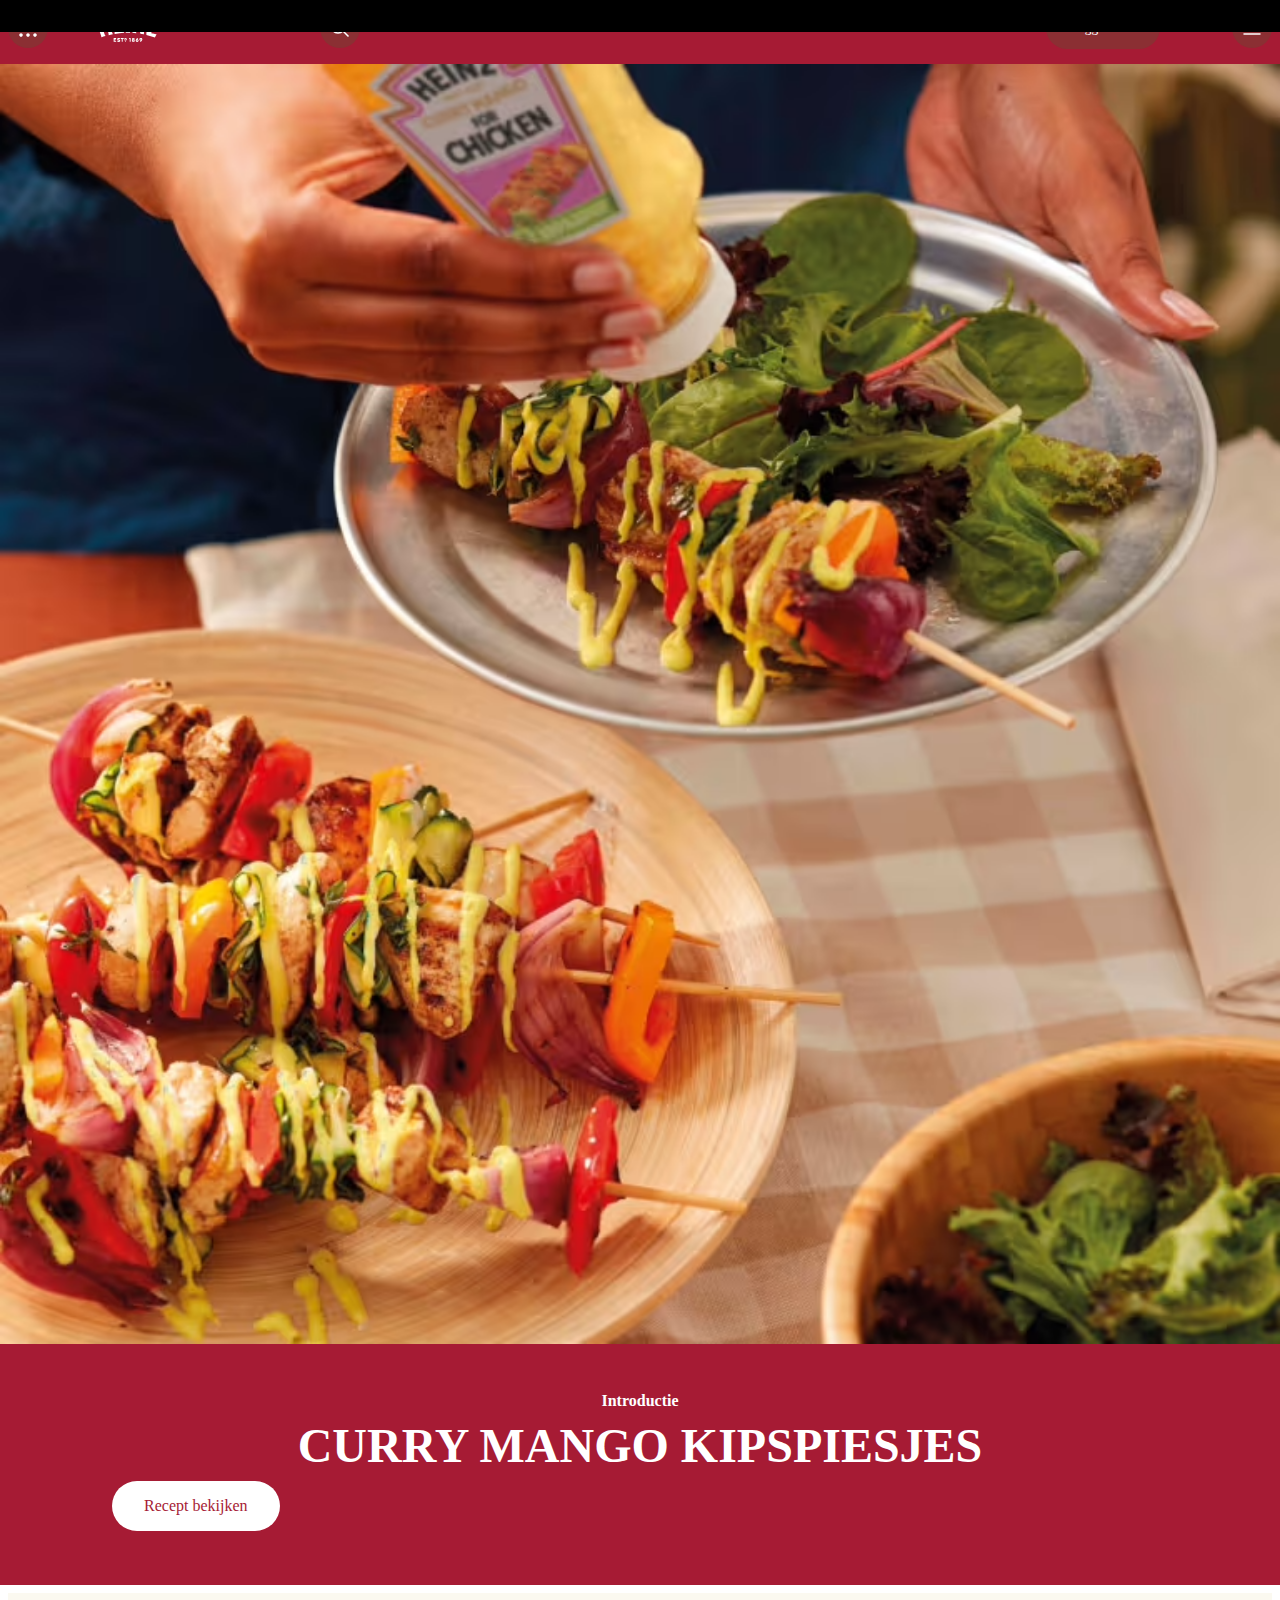
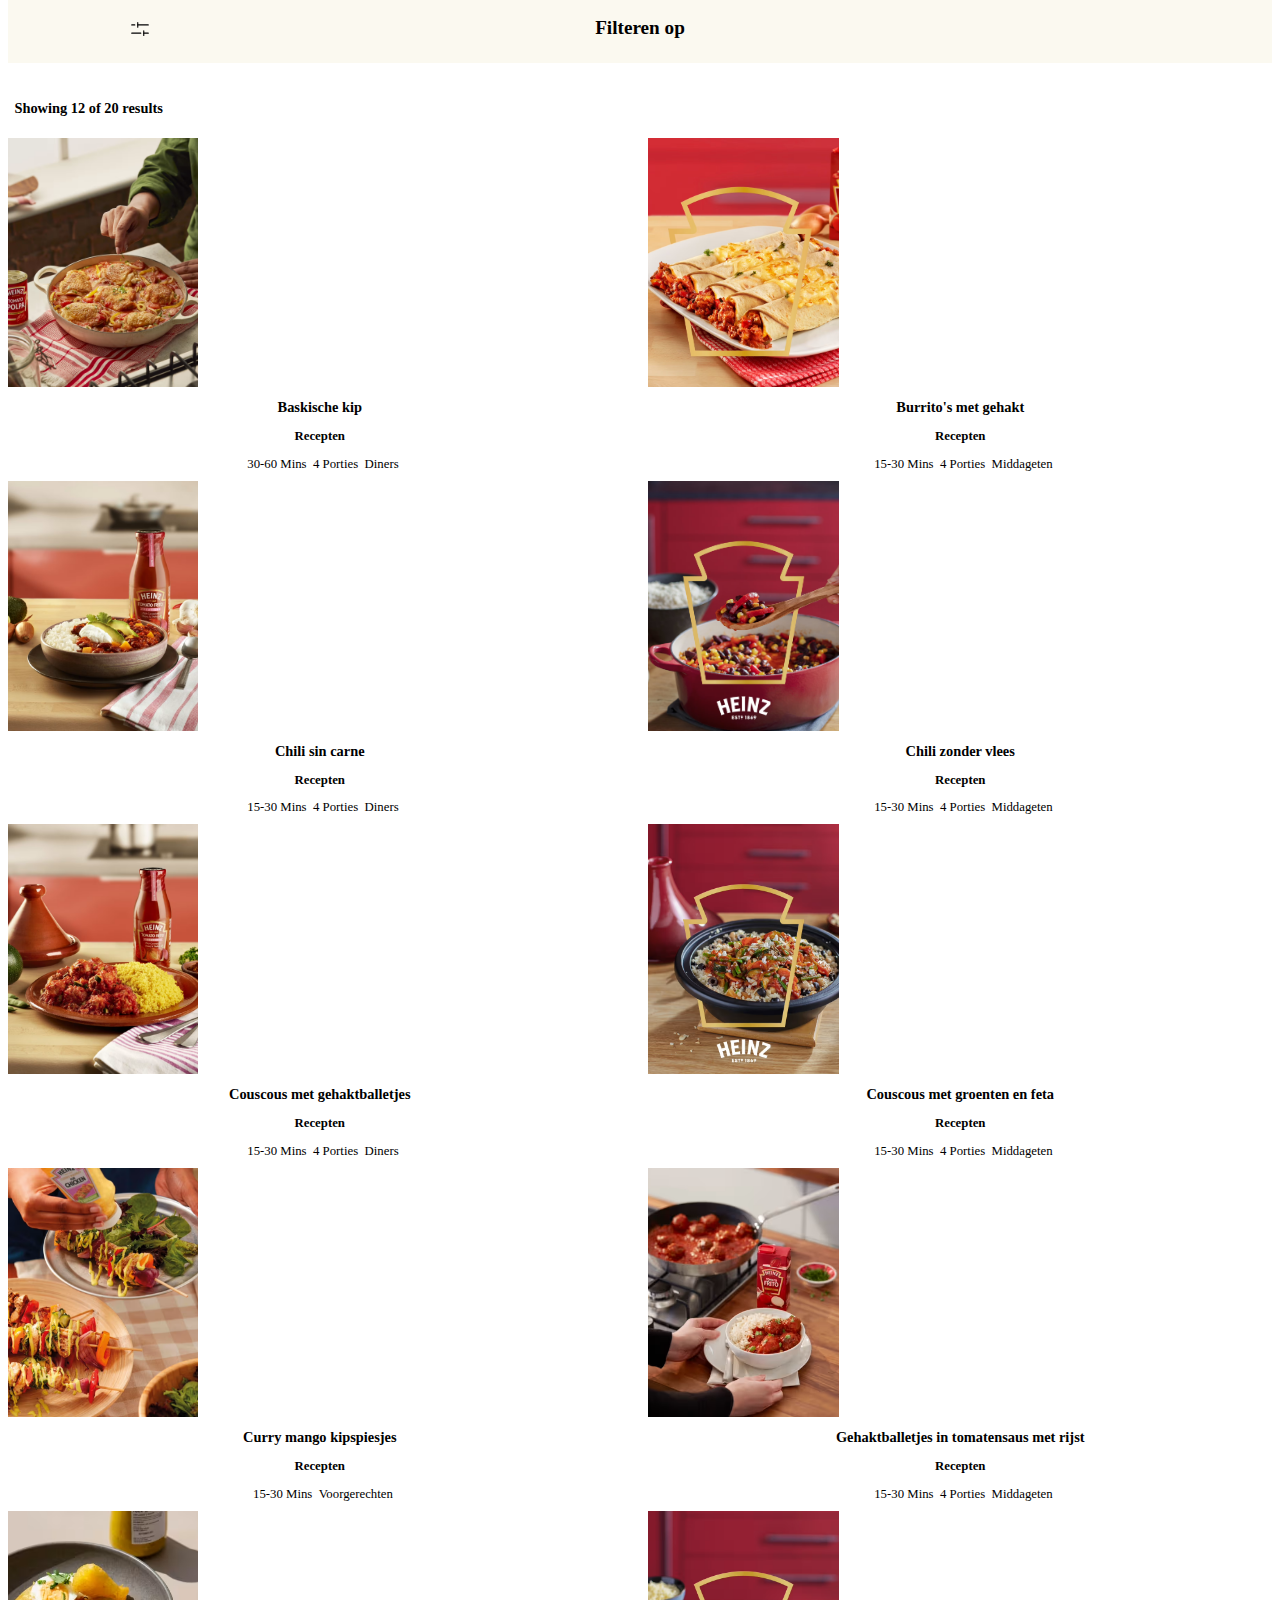
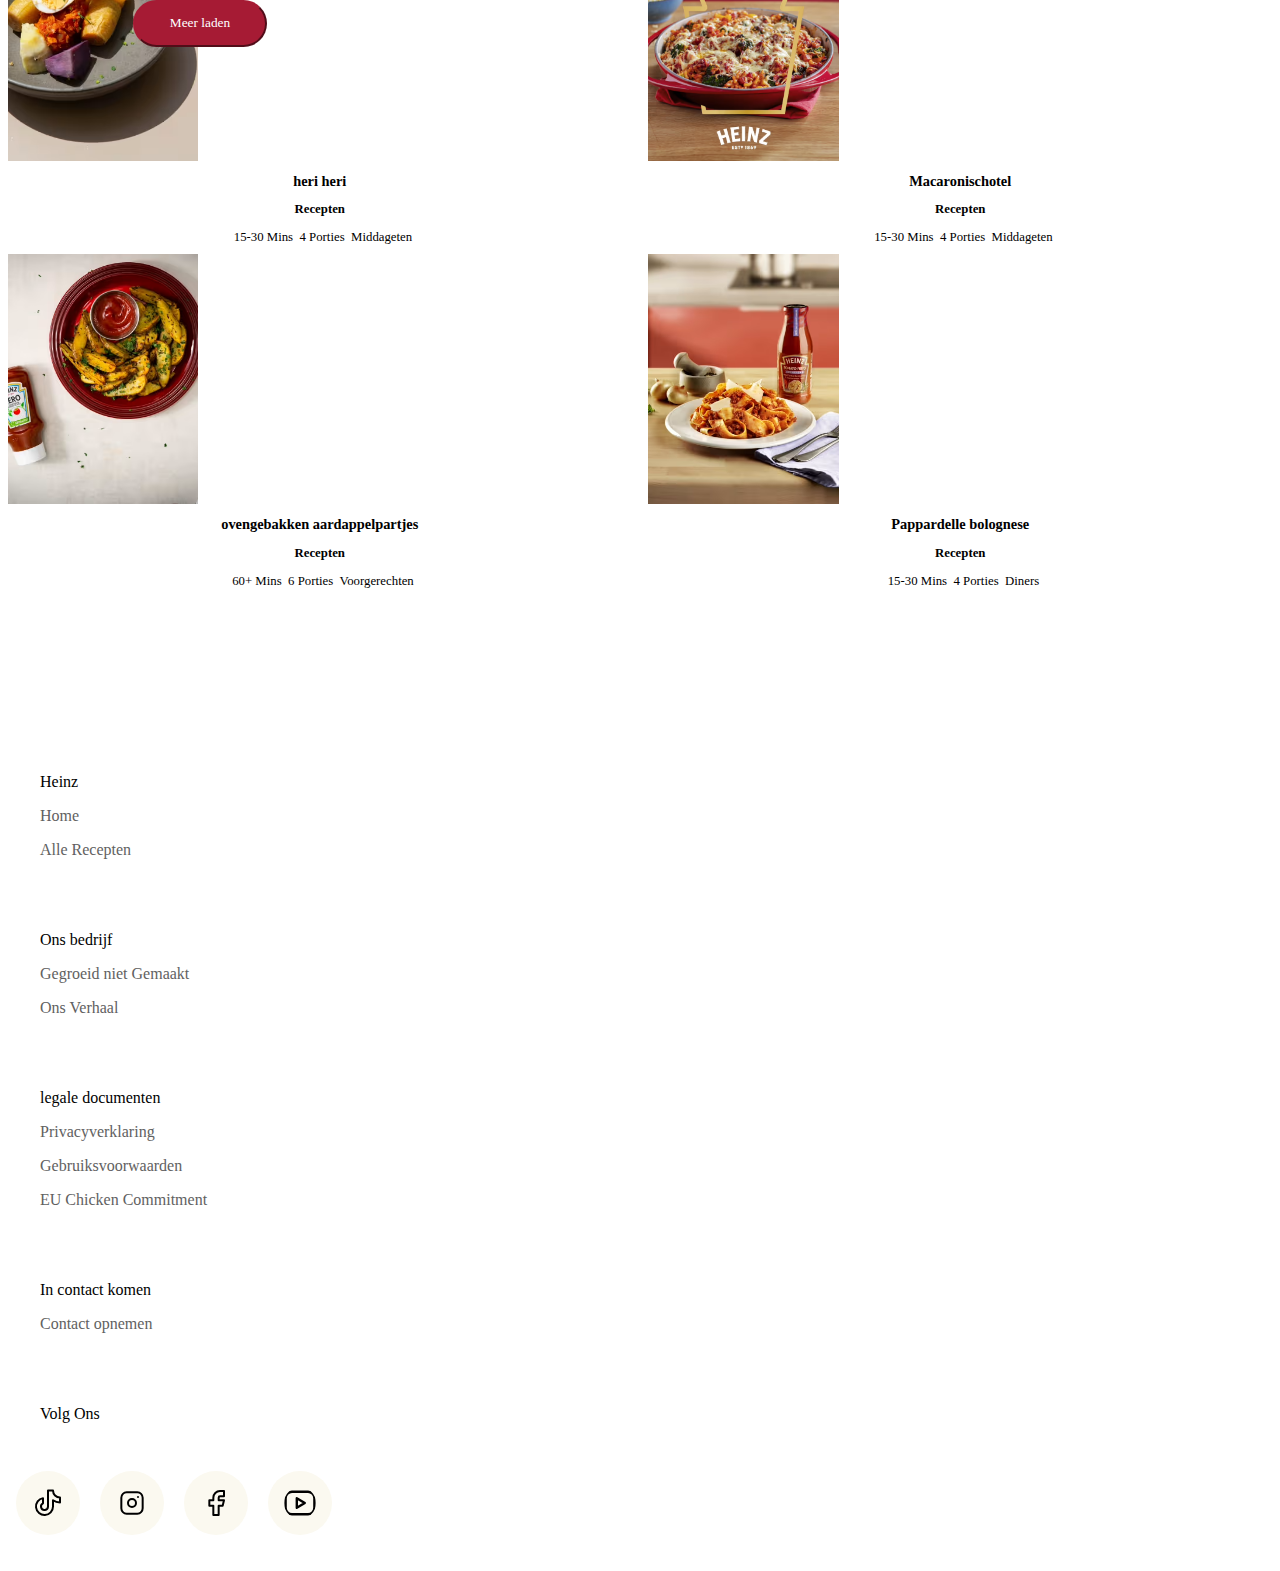
<file: recepten.html>
<!DOCTYPE html>
<html lang="en">
<head>
    <meta charset="UTF-8">
    <meta name="viewport" content="width=device-width, initial-scale=1.0">
    <title>Recepten</title>
    <link href="styles/style.css" rel="stylesheet">
	<link rel="icon" type="image/svg+xml" href="images/favicon.svg">
</head>
<body class="receptenpagina">
    <div class="progressie"></div>
    <header>
            <button class="font">Get --white Value</button>
            <button>Bigger font</button>
            <svg viewBox="0 0 24 24" xmlns="http://www.w3.org/2000/svg"><g  clip-path="url(#clip0_1875_1002)"><path  d="M4 5C4 5.26522 4.10536 5.51957 4.29289 5.70711C4.48043 5.89464 4.73478 6 5 6C5.26522 6 5.51957 5.89464 5.70711 5.70711C5.89464 5.51957 6 5.26522 6 5C6 4.73478 5.89464 4.48043 5.70711 4.29289C5.51957 4.10536 5.26522 4 5 4C4.73478 4 4.48043 4.10536 4.29289 4.29289C4.10536 4.48043 4 4.73478 4 5Z" stroke-width="1.5" stroke-linecap="round" stroke-linejoin="round"></path><path  d="M11 5C11 5.26522 11.1054 5.51957 11.2929 5.70711C11.4804 5.89464 11.7348 6 12 6C12.2652 6 12.5196 5.89464 12.7071 5.70711C12.8946 5.51957 13 5.26522 13 5C13 4.73478 12.8946 4.48043 12.7071 4.29289C12.5196 4.10536 12.2652 4 12 4C11.7348 4 11.4804 4.10536 11.2929 4.29289C11.1054 4.48043 11 4.73478 11 5Z" stroke-width="1.5" stroke-linecap="round" stroke-linejoin="round"></path><path  d="M18 5C18 5.26522 18.1054 5.51957 18.2929 5.70711C18.4804 5.89464 18.7348 6 19 6C19.2652 6 19.5196 5.89464 19.7071 5.70711C19.8946 5.51957 20 5.26522 20 5C20 4.73478 19.8946 4.48043 19.7071 4.29289C19.5196 4.10536 19.2652 4 19 4C18.7348 4 18.4804 4.10536 18.2929 4.29289C18.1054 4.48043 18 4.73478 18 5Z" stroke-width="1.5" stroke-linecap="round" stroke-linejoin="round"></path><path d="M4 12C4 12.2652 4.10536 12.5196 4.29289 12.7071C4.48043 12.8946 4.73478 13 5 13C5.26522 13 5.51957 12.8946 5.70711 12.7071C5.89464 12.5196 6 12.2652 6 12C6 11.7348 5.89464 11.4804 5.70711 11.2929C5.51957 11.1054 5.26522 11 5 11C4.73478 11 4.48043 11.1054 4.29289 11.2929C4.10536 11.4804 4 11.7348 4 12Z" stroke-width="1.5" stroke-linecap="round" stroke-linejoin="round"></path><path d="M11 12C11 12.2652 11.1054 12.5196 11.2929 12.7071C11.4804 12.8946 11.7348 13 12 13C12.2652 13 12.5196 12.8946 12.7071 12.7071C12.8946 12.5196 13 12.2652 13 12C13 11.7348 12.8946 11.4804 12.7071 11.2929C12.5196 11.1054 12.2652 11 12 11C11.7348 11 11.4804 11.1054 11.2929 11.2929C11.1054 11.4804 11 11.7348 11 12Z" stroke-width="1.5" stroke-linecap="round" stroke-linejoin="round"></path><path  d="M18 12C18 12.2652 18.1054 12.5196 18.2929 12.7071C18.4804 12.8946 18.7348 13 19 13C19.2652 13 19.5196 12.8946 19.7071 12.7071C19.8946 12.5196 20 12.2652 20 12C20 11.7348 19.8946 11.4804 19.7071 11.2929C19.5196 11.1054 19.2652 11 19 11C18.7348 11 18.4804 11.1054 18.2929 11.2929C18.1054 11.4804 18 11.7348 18 12Z" stroke-width="1.5" stroke-linecap="round" stroke-linejoin="round"></path><path  d="M4 19C4 19.2652 4.10536 19.5196 4.29289 19.7071C4.48043 19.8946 4.73478 20 5 20C5.26522 20 5.51957 19.8946 5.70711 19.7071C5.89464 19.5196 6 19.2652 6 19C6 18.7348 5.89464 18.4804 5.70711 18.2929C5.51957 18.1054 5.26522 18 5 18C4.73478 18 4.48043 18.1054 4.29289 18.2929C4.10536 18.4804 4 18.7348 4 19Z" stroke-width="1.5" stroke-linecap="round" stroke-linejoin="round"></path><path  d="M11 19C11 19.2652 11.1054 19.5196 11.2929 19.7071C11.4804 19.8946 11.7348 20 12 20C12.2652 20 12.5196 19.8946 12.7071 19.7071C12.8946 19.5196 13 19.2652 13 19C13 18.7348 12.8946 18.4804 12.7071 18.2929C12.5196 18.1054 12.2652 18 12 18C11.7348 18 11.4804 18.1054 11.2929 18.2929C11.1054 18.4804 11 18.7348 11 19Z" stroke-width="1.5" stroke-linecap="round" stroke-linejoin="round"></path><path d="M18 19C18 19.2652 18.1054 19.5196 18.2929 19.7071C18.4804 19.8946 18.7348 20 19 20C19.2652 20 19.5196 19.8946 19.7071 19.7071C19.8946 19.5196 20 19.2652 20 19C20 18.7348 19.8946 18.4804 19.7071 18.2929C19.5196 18.1054 19.2652 18 19 18C18.7348 18 18.4804 18.1054 18.2929 18.2929C18.1054 18.4804 18 18.7348 18 19Z" stroke-width="1.5" stroke-linecap="round" stroke-linejoin="round"></path></g><defs><clipPath><rect width="24" height="24" fill="white"></rect></clipPath></defs></svg>
            <svg  xmlns="http://www.w3.org/2000/svg" width="112" height="20" viewBox="0 0 112 48" fill="currentcolor" aria-label="Heinz® logo"><g><path d="M48.8086 24.9324C48.8086 24.7608 48.604 24.5525 48.3866 24.7118C47.8368 25.0427 46.622 25.6554 44.8958 25.8269L38.5663 26.5131L37.5689 19.504C39.4358 19.2712 41.3155 19.0506 42.5046 18.9404C43.8089 18.8178 44.6656 18.9894 45.1515 19.1242C45.4968 19.2467 45.663 19.0384 45.6374 18.8178L45.1388 13.0831C45.1004 12.7645 44.8702 12.7645 44.6401 12.8993C44.2181 13.1444 43.5404 13.3405 41.9037 13.4998C40.3436 13.6468 38.5407 13.8429 36.7889 14.0634L35.9449 8.13266C36.6994 8.02238 39.2312 7.59351 42.3128 7.28716C44.5633 7.05435 45.8804 7.31167 46.3407 7.44646C46.622 7.54449 46.7371 7.36069 46.7371 7.20139L46.4174 1.74852C39.96 2.1774 34.3338 2.97389 28.4646 3.97868C28.1321 4.03995 28.0682 4.26052 28.2088 4.49334C28.7842 5.40011 29.0016 6.64998 29.2446 8.27971L32.3134 28.2654C32.6075 29.8706 32.761 31.1205 32.6075 32.211C32.5436 32.5419 32.8121 32.6399 33.0679 32.5909C38.221 31.7332 43.9624 31.047 49.1922 30.7774L48.8086 24.9324Z" fill="currentcolor"></path><path d="M52.0436 30.324C52.5423 29.1109 52.5423 27.616 52.5423 26.1578L52.5167 5.731C52.4912 4.45662 52.3761 3.15774 51.9669 1.92012C51.9285 1.80984 51.8902 1.56477 52.2354 1.55251C54.1023 1.49125 57.2096 1.44223 59.4473 1.49125C59.8053 1.49125 59.7669 1.78533 59.7286 1.89561C59.2555 3.39056 59.2938 4.21155 59.2299 5.53494L59.2043 26.1333C59.2043 27.4077 59.2683 29.2947 59.6519 30.2628C59.7158 30.4343 59.703 30.6059 59.4601 30.6059C56.8643 30.5569 54.7417 30.5814 52.2354 30.6794C52.018 30.6794 51.9541 30.5201 52.0564 30.324H52.0436Z" fill="currentcolor"></path><path d="M84.0368 29.5765C83.8067 30.7161 83.7427 31.8312 83.9217 33.032C83.9601 33.2036 83.8706 33.4732 83.5253 33.3997C81.2365 32.934 79.4719 32.6032 77.8607 32.3213C76.9145 29.4908 72.0171 14.2595 71.9531 14.1002L70.3803 27.1013C70.2525 28.1551 70.0607 29.7726 70.4443 30.9979C70.5082 31.2675 70.3676 31.3288 70.163 31.3043C68.0915 31.0715 65.4957 30.8509 63.7311 30.7529C63.3987 30.7284 63.5137 30.422 63.5521 30.3485C64.1275 29.2334 64.3833 27.6405 64.5111 26.5989L66.979 6.02505C67.0941 4.99575 67.3115 3.53756 66.979 2.25093C66.9023 1.99361 67.0557 1.79755 67.3754 1.82206C69.6898 2.00586 72.4518 2.28769 74.1781 2.50826L80.0473 20.5088L82.3873 8.12042C82.8476 6.22111 82.9243 5.1918 82.7325 4.13799C82.6942 3.94193 82.7837 3.78264 83.0906 3.83165C84.8808 4.13799 87.6044 4.67715 89.5224 5.08152C89.727 5.11828 89.7654 5.31434 89.5991 5.47364C88.8319 6.50294 88.6657 7.45873 88.2565 9.12522L84.0112 29.5398L84.0368 29.5765Z" fill="currentcolor"></path><path d="M105.532 33.0565C104.266 33.1423 102.527 32.8605 101.325 32.4561C98.6143 31.6106 97.6809 31.3288 96.0058 30.8264L112.002 17.1391L111.9 11.8455C104.854 9.22322 100.264 7.88758 95.5199 6.57644L93.8064 11.9803C93.7425 12.1763 93.8576 12.3724 94.1645 12.3602C95.4048 12.3111 97.3996 12.789 98.4225 13.0831C99.6373 13.4262 104.189 14.8354 105.136 15.1785L88.1418 29.8461L88.2313 34.4902C93.1287 35.6788 98.4353 37.2473 103.026 38.9383L105.865 33.5589C105.98 33.3384 105.928 33.032 105.519 33.0565H105.532Z" fill="currentcolor"></path><path d="M29.4744 32.7748C28.7327 31.7454 28.2085 30.3975 27.876 28.9761L22.0324 9.55413C21.7255 8.39003 21.4953 7.02988 21.6232 5.76775C21.6615 5.5962 21.4569 5.47367 21.3163 5.51043C19.654 5.89029 16.4956 6.69903 14.4241 7.2627C14.2067 7.32397 14.0789 7.49552 14.2195 7.72834C14.7694 8.58609 15.3064 9.87272 15.6517 11.2941L17.6209 17.6293C15.754 18.0827 12.2759 19.0629 10.3579 19.6266L8.26081 13.5243C7.71097 12.0784 7.51916 11.0858 7.49359 9.83596C7.49359 9.83596 7.53195 9.37032 7.10998 9.49286C5.11522 10.13 2.27651 11.1839 0.192236 11.9436C-0.0635028 12.0416 -0.0762898 12.2499 0.115515 12.4582C0.997815 13.4998 1.53487 14.6394 1.96962 15.9015L8.49097 34.4658C8.97688 35.7279 9.39885 36.941 9.36049 38.3134C9.36049 38.4359 9.41163 38.7178 9.73131 38.6075C11.6494 37.9458 14.4113 37.0145 16.4828 36.4018C16.6746 36.3406 16.7386 36.1322 16.5723 35.973C15.8435 35.1275 15.1913 33.706 14.8589 32.7625L12.1353 24.8221C15.0635 23.9766 16.4828 23.5845 19.2448 22.8738L21.5848 30.4343C22.0835 32.3704 22.1858 33.3997 22.0707 34.5025C22.0579 34.6496 22.1858 34.8334 22.416 34.7721C24.398 34.2574 26.853 33.6815 29.2954 33.1914C29.5767 33.1301 29.5383 32.8728 29.4488 32.7625L29.4744 32.7748Z" fill="currentcolor"></path><path d="M32.5933 43.8298H34.9972V42.3593H32.5933V41.4158H35.1635V39.9454H30.8798V46.4398H35.2402V44.9326H32.5933V43.8298Z" fill="currentcolor"></path><path d="M43.3461 41.4036H45.0723V46.4398H46.7218V41.4036H48.4353V39.9454H43.3461V41.4036Z" fill="currentcolor"></path><path d="M42.4508 44.4425C42.4508 45.7537 41.415 46.5379 39.855 46.5379C38.717 46.5379 37.6301 46.1825 36.8373 45.4718L37.8347 44.2955C38.474 44.7979 39.1773 45.0675 39.9189 45.0675C40.3921 45.0675 40.6478 44.9082 40.6478 44.6263C40.6478 44.3445 40.4304 44.1975 39.5609 43.9891C38.1927 43.6828 37.1314 43.3029 37.1314 41.955C37.1314 40.7664 38.0776 39.8964 39.6248 39.8964C40.7117 39.8964 41.5685 40.1905 42.2717 40.7542L41.3767 42.0041C40.7885 41.5874 40.1491 41.3669 39.5737 41.3669C39.1389 41.3669 38.9344 41.5629 38.9344 41.7957C38.9344 42.0898 39.1517 42.2124 40.0468 42.4207C41.5301 42.7393 42.4508 43.2417 42.4508 44.4425V44.4425Z" fill="currentcolor"></path><path d="M51.6588 39.9454H49.9581V44.2709H51.6588C52.2981 44.2709 52.8479 44.0626 53.2443 43.6705C53.6535 43.2661 53.8837 42.6902 53.8709 42.0898C53.8709 41.0237 53.1037 39.9454 51.6588 39.9454V39.9454ZM51.2496 41.1707H51.6971C52.2981 41.1707 52.5794 41.6486 52.5794 42.102C52.5794 42.5677 52.3109 43.0456 51.6971 43.0456H51.2496V41.183V41.1707Z" fill="currentcolor"></path><path d="M50.7636 45.7903C50.7636 45.386 51.1089 45.0551 51.5309 45.0551C51.9528 45.0551 52.2981 45.386 52.2981 45.7903C52.2981 46.1947 51.9528 46.5256 51.5309 46.5256C51.1089 46.5256 50.7636 46.1947 50.7636 45.7903Z" fill="currentcolor"></path><path d="M58.0391 39.9454V41.2933H58.9982V46.4398H60.6349V39.9454H58.0391Z" fill="currentcolor"></path><path d="M67.5651 43.6215C67.3989 43.3519 67.1431 43.1191 66.8107 42.9598C67.0664 42.7883 67.2454 42.6045 67.3733 42.4084C67.5267 42.1511 67.6163 41.8815 67.6163 41.5997C67.6163 41.0973 67.4244 40.6929 67.0281 40.3621C66.6317 40.0312 66.0179 39.8719 65.1867 39.8719C64.5602 39.8719 64.0615 40.0067 63.6779 40.264C63.192 40.6071 62.949 41.0483 62.949 41.5874C62.949 41.9183 63.0385 42.2001 63.2048 42.4574C63.3326 42.6412 63.5244 42.8128 63.793 42.9598C63.4349 43.1069 63.1792 43.3029 63.0129 43.5725C62.8467 43.8298 62.7572 44.1607 62.7572 44.5283C62.7572 44.8959 62.8467 45.2635 63.0257 45.5821C63.2048 45.9007 63.4733 46.1335 63.8185 46.2928C64.1638 46.4521 64.6625 46.5379 65.3274 46.5379C65.6726 46.5379 66.0051 46.5011 66.312 46.4276C66.6189 46.3541 66.8746 46.2438 67.092 46.0968C67.2966 45.9497 67.4756 45.7291 67.6163 45.4473C67.7569 45.1655 67.8336 44.8714 67.8336 44.5405C67.8336 44.2097 67.7569 43.9034 67.5907 43.6215H67.5651ZM65.2635 41.0238C65.6471 41.0238 65.9667 41.3301 65.9667 41.6977C65.9667 42.0653 65.6471 42.3716 65.2635 42.3716C64.8798 42.3716 64.5602 42.0653 64.5602 41.6977C64.5602 41.3301 64.8671 41.0238 65.2635 41.0238ZM65.2635 45.2758C64.8031 45.2758 64.4451 44.9082 64.4451 44.467C64.4451 44.0259 64.8159 43.6583 65.2635 43.6583C65.711 43.6583 66.0818 44.0259 66.0818 44.467C66.0818 44.9082 65.711 45.2758 65.2635 45.2758Z" fill="currentcolor"></path><path d="M73.9598 42.7269C73.525 42.3226 72.9368 42.1265 72.2336 42.151L73.6529 39.9086H71.7604L69.8424 42.8985C69.5611 43.3151 69.4076 43.842 69.4076 44.3076C69.4076 45.6801 70.3922 46.5378 71.9906 46.5378C73.589 46.5378 74.5991 45.6801 74.5991 44.3076C74.5991 43.6582 74.3818 43.119 73.9598 42.7269ZM72.0034 45.1286C71.4919 45.1286 71.0827 44.7488 71.0827 44.2831C71.0827 43.8175 71.4919 43.4376 72.0034 43.4376C72.5149 43.4376 72.9241 43.8175 72.9241 44.2831C72.9241 44.7488 72.5149 45.1286 72.0034 45.1286Z" fill="currentcolor"></path><path d="M78.5236 39.8596C76.9125 39.8596 75.9151 40.7174 75.9151 42.1021C75.9151 42.7515 76.1325 43.2907 76.5417 43.6705C76.9764 44.0749 77.5902 44.2709 78.3191 44.2464L76.8358 46.4398H78.7282L80.6335 43.5357C80.9532 43.0578 81.0938 42.629 81.1066 42.0898C81.1066 40.7051 80.1092 39.8474 78.5109 39.8474L78.5236 39.8596ZM78.5236 42.9476C78.0122 42.9476 77.603 42.5677 77.603 42.1021C77.603 41.6364 78.0122 41.2566 78.5236 41.2566C79.0351 41.2566 79.4443 41.6364 79.4443 42.1021C79.4443 42.5677 79.0351 42.9476 78.5236 42.9476Z" fill="currentcolor"></path></g></svg>
            <svg  aria-label="Search icon" width="20" height="20" fill="none" stroke="currentColor" stroke-width="1.5" data-testid="mobile-search-icon-icon" viewBox="0 0 24 24" xmlns="http://www.w3.org/2000/svg"><g stroke-linecap="round" stroke-linejoin="round"><path d="M10 17a7 7 0 1 0 0-14 7 7 0 0 0 0 14ZM21 21l-6-6"></path></g></svg>
            <svg  aria-label="hamburger menu icon" width="20" height="20" fill="none" stroke="currentColor" stroke-width="1.5" data-testid="mobile-hamburger-button-icon" viewBox="0 0 24 24" xmlns="http://www.w3.org/2000/svg"><g stroke-linecap="round" stroke-linejoin="round"><path d="M4 6h16M4 12h16M4 18h16"></path></g></svg>
        <nav>
            <svg viewBox="0 0 24 24" xmlns="http://www.w3.org/2000/svg"><g  clip-path="url(#clip0_1875_1002)"><path  d="M4 5C4 5.26522 4.10536 5.51957 4.29289 5.70711C4.48043 5.89464 4.73478 6 5 6C5.26522 6 5.51957 5.89464 5.70711 5.70711C5.89464 5.51957 6 5.26522 6 5C6 4.73478 5.89464 4.48043 5.70711 4.29289C5.51957 4.10536 5.26522 4 5 4C4.73478 4 4.48043 4.10536 4.29289 4.29289C4.10536 4.48043 4 4.73478 4 5Z" stroke-width="1.5" stroke-linecap="round" stroke-linejoin="round"></path><path  d="M11 5C11 5.26522 11.1054 5.51957 11.2929 5.70711C11.4804 5.89464 11.7348 6 12 6C12.2652 6 12.5196 5.89464 12.7071 5.70711C12.8946 5.51957 13 5.26522 13 5C13 4.73478 12.8946 4.48043 12.7071 4.29289C12.5196 4.10536 12.2652 4 12 4C11.7348 4 11.4804 4.10536 11.2929 4.29289C11.1054 4.48043 11 4.73478 11 5Z" stroke-width="1.5" stroke-linecap="round" stroke-linejoin="round"></path><path  d="M18 5C18 5.26522 18.1054 5.51957 18.2929 5.70711C18.4804 5.89464 18.7348 6 19 6C19.2652 6 19.5196 5.89464 19.7071 5.70711C19.8946 5.51957 20 5.26522 20 5C20 4.73478 19.8946 4.48043 19.7071 4.29289C19.5196 4.10536 19.2652 4 19 4C18.7348 4 18.4804 4.10536 18.2929 4.29289C18.1054 4.48043 18 4.73478 18 5Z" stroke-width="1.5" stroke-linecap="round" stroke-linejoin="round"></path><path d="M4 12C4 12.2652 4.10536 12.5196 4.29289 12.7071C4.48043 12.8946 4.73478 13 5 13C5.26522 13 5.51957 12.8946 5.70711 12.7071C5.89464 12.5196 6 12.2652 6 12C6 11.7348 5.89464 11.4804 5.70711 11.2929C5.51957 11.1054 5.26522 11 5 11C4.73478 11 4.48043 11.1054 4.29289 11.2929C4.10536 11.4804 4 11.7348 4 12Z" stroke-width="1.5" stroke-linecap="round" stroke-linejoin="round"></path><path d="M11 12C11 12.2652 11.1054 12.5196 11.2929 12.7071C11.4804 12.8946 11.7348 13 12 13C12.2652 13 12.5196 12.8946 12.7071 12.7071C12.8946 12.5196 13 12.2652 13 12C13 11.7348 12.8946 11.4804 12.7071 11.2929C12.5196 11.1054 12.2652 11 12 11C11.7348 11 11.4804 11.1054 11.2929 11.2929C11.1054 11.4804 11 11.7348 11 12Z" stroke-width="1.5" stroke-linecap="round" stroke-linejoin="round"></path><path  d="M18 12C18 12.2652 18.1054 12.5196 18.2929 12.7071C18.4804 12.8946 18.7348 13 19 13C19.2652 13 19.5196 12.8946 19.7071 12.7071C19.8946 12.5196 20 12.2652 20 12C20 11.7348 19.8946 11.4804 19.7071 11.2929C19.5196 11.1054 19.2652 11 19 11C18.7348 11 18.4804 11.1054 18.2929 11.2929C18.1054 11.4804 18 11.7348 18 12Z" stroke-width="1.5" stroke-linecap="round" stroke-linejoin="round"></path><path  d="M4 19C4 19.2652 4.10536 19.5196 4.29289 19.7071C4.48043 19.8946 4.73478 20 5 20C5.26522 20 5.51957 19.8946 5.70711 19.7071C5.89464 19.5196 6 19.2652 6 19C6 18.7348 5.89464 18.4804 5.70711 18.2929C5.51957 18.1054 5.26522 18 5 18C4.73478 18 4.48043 18.1054 4.29289 18.2929C4.10536 18.4804 4 18.7348 4 19Z" stroke-width="1.5" stroke-linecap="round" stroke-linejoin="round"></path><path  d="M11 19C11 19.2652 11.1054 19.5196 11.2929 19.7071C11.4804 19.8946 11.7348 20 12 20C12.2652 20 12.5196 19.8946 12.7071 19.7071C12.8946 19.5196 13 19.2652 13 19C13 18.7348 12.8946 18.4804 12.7071 18.2929C12.5196 18.1054 12.2652 18 12 18C11.7348 18 11.4804 18.1054 11.2929 18.2929C11.1054 18.4804 11 18.7348 11 19Z" stroke-width="1.5" stroke-linecap="round" stroke-linejoin="round"></path><path d="M18 19C18 19.2652 18.1054 19.5196 18.2929 19.7071C18.4804 19.8946 18.7348 20 19 20C19.2652 20 19.5196 19.8946 19.7071 19.7071C19.8946 19.5196 20 19.2652 20 19C20 18.7348 19.8946 18.4804 19.7071 18.2929C19.5196 18.1054 19.2652 18 19 18C18.7348 18 18.4804 18.1054 18.2929 18.2929C18.1054 18.4804 18 18.7348 18 19Z" stroke-width="1.5" stroke-linecap="round" stroke-linejoin="round"></path></g><defs><clipPath><rect width="24" height="24" fill="white"></rect></clipPath></defs></svg>
            <svg xmlns="http://www.w3.org/2000/svg" width="112" height="20" viewBox="0 0 112 48" fill="currentcolor" aria-label="Heinz® logo"><g><path d="M48.8086 24.9324C48.8086 24.7608 48.604 24.5525 48.3866 24.7118C47.8368 25.0427 46.622 25.6554 44.8958 25.8269L38.5663 26.5131L37.5689 19.504C39.4358 19.2712 41.3155 19.0506 42.5046 18.9404C43.8089 18.8178 44.6656 18.9894 45.1515 19.1242C45.4968 19.2467 45.663 19.0384 45.6374 18.8178L45.1388 13.0831C45.1004 12.7645 44.8702 12.7645 44.6401 12.8993C44.2181 13.1444 43.5404 13.3405 41.9037 13.4998C40.3436 13.6468 38.5407 13.8429 36.7889 14.0634L35.9449 8.13266C36.6994 8.02238 39.2312 7.59351 42.3128 7.28716C44.5633 7.05435 45.8804 7.31167 46.3407 7.44646C46.622 7.54449 46.7371 7.36069 46.7371 7.20139L46.4174 1.74852C39.96 2.1774 34.3338 2.97389 28.4646 3.97868C28.1321 4.03995 28.0682 4.26052 28.2088 4.49334C28.7842 5.40011 29.0016 6.64998 29.2446 8.27971L32.3134 28.2654C32.6075 29.8706 32.761 31.1205 32.6075 32.211C32.5436 32.5419 32.8121 32.6399 33.0679 32.5909C38.221 31.7332 43.9624 31.047 49.1922 30.7774L48.8086 24.9324Z" fill="currentcolor"></path><path d="M52.0436 30.324C52.5423 29.1109 52.5423 27.616 52.5423 26.1578L52.5167 5.731C52.4912 4.45662 52.3761 3.15774 51.9669 1.92012C51.9285 1.80984 51.8902 1.56477 52.2354 1.55251C54.1023 1.49125 57.2096 1.44223 59.4473 1.49125C59.8053 1.49125 59.7669 1.78533 59.7286 1.89561C59.2555 3.39056 59.2938 4.21155 59.2299 5.53494L59.2043 26.1333C59.2043 27.4077 59.2683 29.2947 59.6519 30.2628C59.7158 30.4343 59.703 30.6059 59.4601 30.6059C56.8643 30.5569 54.7417 30.5814 52.2354 30.6794C52.018 30.6794 51.9541 30.5201 52.0564 30.324H52.0436Z" fill="currentcolor"></path><path d="M84.0368 29.5765C83.8067 30.7161 83.7427 31.8312 83.9217 33.032C83.9601 33.2036 83.8706 33.4732 83.5253 33.3997C81.2365 32.934 79.4719 32.6032 77.8607 32.3213C76.9145 29.4908 72.0171 14.2595 71.9531 14.1002L70.3803 27.1013C70.2525 28.1551 70.0607 29.7726 70.4443 30.9979C70.5082 31.2675 70.3676 31.3288 70.163 31.3043C68.0915 31.0715 65.4957 30.8509 63.7311 30.7529C63.3987 30.7284 63.5137 30.422 63.5521 30.3485C64.1275 29.2334 64.3833 27.6405 64.5111 26.5989L66.979 6.02505C67.0941 4.99575 67.3115 3.53756 66.979 2.25093C66.9023 1.99361 67.0557 1.79755 67.3754 1.82206C69.6898 2.00586 72.4518 2.28769 74.1781 2.50826L80.0473 20.5088L82.3873 8.12042C82.8476 6.22111 82.9243 5.1918 82.7325 4.13799C82.6942 3.94193 82.7837 3.78264 83.0906 3.83165C84.8808 4.13799 87.6044 4.67715 89.5224 5.08152C89.727 5.11828 89.7654 5.31434 89.5991 5.47364C88.8319 6.50294 88.6657 7.45873 88.2565 9.12522L84.0112 29.5398L84.0368 29.5765Z" fill="currentcolor"></path><path d="M105.532 33.0565C104.266 33.1423 102.527 32.8605 101.325 32.4561C98.6143 31.6106 97.6809 31.3288 96.0058 30.8264L112.002 17.1391L111.9 11.8455C104.854 9.22322 100.264 7.88758 95.5199 6.57644L93.8064 11.9803C93.7425 12.1763 93.8576 12.3724 94.1645 12.3602C95.4048 12.3111 97.3996 12.789 98.4225 13.0831C99.6373 13.4262 104.189 14.8354 105.136 15.1785L88.1418 29.8461L88.2313 34.4902C93.1287 35.6788 98.4353 37.2473 103.026 38.9383L105.865 33.5589C105.98 33.3384 105.928 33.032 105.519 33.0565H105.532Z" fill="currentcolor"></path><path d="M29.4744 32.7748C28.7327 31.7454 28.2085 30.3975 27.876 28.9761L22.0324 9.55413C21.7255 8.39003 21.4953 7.02988 21.6232 5.76775C21.6615 5.5962 21.4569 5.47367 21.3163 5.51043C19.654 5.89029 16.4956 6.69903 14.4241 7.2627C14.2067 7.32397 14.0789 7.49552 14.2195 7.72834C14.7694 8.58609 15.3064 9.87272 15.6517 11.2941L17.6209 17.6293C15.754 18.0827 12.2759 19.0629 10.3579 19.6266L8.26081 13.5243C7.71097 12.0784 7.51916 11.0858 7.49359 9.83596C7.49359 9.83596 7.53195 9.37032 7.10998 9.49286C5.11522 10.13 2.27651 11.1839 0.192236 11.9436C-0.0635028 12.0416 -0.0762898 12.2499 0.115515 12.4582C0.997815 13.4998 1.53487 14.6394 1.96962 15.9015L8.49097 34.4658C8.97688 35.7279 9.39885 36.941 9.36049 38.3134C9.36049 38.4359 9.41163 38.7178 9.73131 38.6075C11.6494 37.9458 14.4113 37.0145 16.4828 36.4018C16.6746 36.3406 16.7386 36.1322 16.5723 35.973C15.8435 35.1275 15.1913 33.706 14.8589 32.7625L12.1353 24.8221C15.0635 23.9766 16.4828 23.5845 19.2448 22.8738L21.5848 30.4343C22.0835 32.3704 22.1858 33.3997 22.0707 34.5025C22.0579 34.6496 22.1858 34.8334 22.416 34.7721C24.398 34.2574 26.853 33.6815 29.2954 33.1914C29.5767 33.1301 29.5383 32.8728 29.4488 32.7625L29.4744 32.7748Z" fill="currentcolor"></path><path d="M32.5933 43.8298H34.9972V42.3593H32.5933V41.4158H35.1635V39.9454H30.8798V46.4398H35.2402V44.9326H32.5933V43.8298Z" fill="currentcolor"></path><path d="M43.3461 41.4036H45.0723V46.4398H46.7218V41.4036H48.4353V39.9454H43.3461V41.4036Z" fill="currentcolor"></path><path d="M42.4508 44.4425C42.4508 45.7537 41.415 46.5379 39.855 46.5379C38.717 46.5379 37.6301 46.1825 36.8373 45.4718L37.8347 44.2955C38.474 44.7979 39.1773 45.0675 39.9189 45.0675C40.3921 45.0675 40.6478 44.9082 40.6478 44.6263C40.6478 44.3445 40.4304 44.1975 39.5609 43.9891C38.1927 43.6828 37.1314 43.3029 37.1314 41.955C37.1314 40.7664 38.0776 39.8964 39.6248 39.8964C40.7117 39.8964 41.5685 40.1905 42.2717 40.7542L41.3767 42.0041C40.7885 41.5874 40.1491 41.3669 39.5737 41.3669C39.1389 41.3669 38.9344 41.5629 38.9344 41.7957C38.9344 42.0898 39.1517 42.2124 40.0468 42.4207C41.5301 42.7393 42.4508 43.2417 42.4508 44.4425V44.4425Z" fill="currentcolor"></path><path d="M51.6588 39.9454H49.9581V44.2709H51.6588C52.2981 44.2709 52.8479 44.0626 53.2443 43.6705C53.6535 43.2661 53.8837 42.6902 53.8709 42.0898C53.8709 41.0237 53.1037 39.9454 51.6588 39.9454V39.9454ZM51.2496 41.1707H51.6971C52.2981 41.1707 52.5794 41.6486 52.5794 42.102C52.5794 42.5677 52.3109 43.0456 51.6971 43.0456H51.2496V41.183V41.1707Z" fill="currentcolor"></path><path d="M50.7636 45.7903C50.7636 45.386 51.1089 45.0551 51.5309 45.0551C51.9528 45.0551 52.2981 45.386 52.2981 45.7903C52.2981 46.1947 51.9528 46.5256 51.5309 46.5256C51.1089 46.5256 50.7636 46.1947 50.7636 45.7903Z" fill="currentcolor"></path><path d="M58.0391 39.9454V41.2933H58.9982V46.4398H60.6349V39.9454H58.0391Z" fill="currentcolor"></path><path d="M67.5651 43.6215C67.3989 43.3519 67.1431 43.1191 66.8107 42.9598C67.0664 42.7883 67.2454 42.6045 67.3733 42.4084C67.5267 42.1511 67.6163 41.8815 67.6163 41.5997C67.6163 41.0973 67.4244 40.6929 67.0281 40.3621C66.6317 40.0312 66.0179 39.8719 65.1867 39.8719C64.5602 39.8719 64.0615 40.0067 63.6779 40.264C63.192 40.6071 62.949 41.0483 62.949 41.5874C62.949 41.9183 63.0385 42.2001 63.2048 42.4574C63.3326 42.6412 63.5244 42.8128 63.793 42.9598C63.4349 43.1069 63.1792 43.3029 63.0129 43.5725C62.8467 43.8298 62.7572 44.1607 62.7572 44.5283C62.7572 44.8959 62.8467 45.2635 63.0257 45.5821C63.2048 45.9007 63.4733 46.1335 63.8185 46.2928C64.1638 46.4521 64.6625 46.5379 65.3274 46.5379C65.6726 46.5379 66.0051 46.5011 66.312 46.4276C66.6189 46.3541 66.8746 46.2438 67.092 46.0968C67.2966 45.9497 67.4756 45.7291 67.6163 45.4473C67.7569 45.1655 67.8336 44.8714 67.8336 44.5405C67.8336 44.2097 67.7569 43.9034 67.5907 43.6215H67.5651ZM65.2635 41.0238C65.6471 41.0238 65.9667 41.3301 65.9667 41.6977C65.9667 42.0653 65.6471 42.3716 65.2635 42.3716C64.8798 42.3716 64.5602 42.0653 64.5602 41.6977C64.5602 41.3301 64.8671 41.0238 65.2635 41.0238ZM65.2635 45.2758C64.8031 45.2758 64.4451 44.9082 64.4451 44.467C64.4451 44.0259 64.8159 43.6583 65.2635 43.6583C65.711 43.6583 66.0818 44.0259 66.0818 44.467C66.0818 44.9082 65.711 45.2758 65.2635 45.2758Z" fill="currentcolor"></path><path d="M73.9598 42.7269C73.525 42.3226 72.9368 42.1265 72.2336 42.151L73.6529 39.9086H71.7604L69.8424 42.8985C69.5611 43.3151 69.4076 43.842 69.4076 44.3076C69.4076 45.6801 70.3922 46.5378 71.9906 46.5378C73.589 46.5378 74.5991 45.6801 74.5991 44.3076C74.5991 43.6582 74.3818 43.119 73.9598 42.7269ZM72.0034 45.1286C71.4919 45.1286 71.0827 44.7488 71.0827 44.2831C71.0827 43.8175 71.4919 43.4376 72.0034 43.4376C72.5149 43.4376 72.9241 43.8175 72.9241 44.2831C72.9241 44.7488 72.5149 45.1286 72.0034 45.1286Z" fill="currentcolor"></path><path d="M78.5236 39.8596C76.9125 39.8596 75.9151 40.7174 75.9151 42.1021C75.9151 42.7515 76.1325 43.2907 76.5417 43.6705C76.9764 44.0749 77.5902 44.2709 78.3191 44.2464L76.8358 46.4398H78.7282L80.6335 43.5357C80.9532 43.0578 81.0938 42.629 81.1066 42.0898C81.1066 40.7051 80.1092 39.8474 78.5109 39.8474L78.5236 39.8596ZM78.5236 42.9476C78.0122 42.9476 77.603 42.5677 77.603 42.1021C77.603 41.6364 78.0122 41.2566 78.5236 41.2566C79.0351 41.2566 79.4443 41.6364 79.4443 42.1021C79.4443 42.5677 79.0351 42.9476 78.5236 42.9476Z" fill="currentcolor"></path></g></svg>
            <svg  aria-label="Search icon" width="20" height="20" fill="none" stroke="currentColor" stroke-width="1.5" data-testid="mobile-search-icon-icon" viewBox="0 0 24 24" xmlns="http://www.w3.org/2000/svg"><g stroke-linecap="round" stroke-linejoin="round"><path d="M10 17a7 7 0 1 0 0-14 7 7 0 0 0 0 14ZM21 21l-6-6"></path></g></svg>
            <svg  aria-label="Close" width="20" height="20" fill="none" stroke="currentColor" stroke-width="1.5" data-testid="close-mobile-menu-btn-icon" xmlns="http://www.w3.org/2000/svg" viewBox="0 0 24 24" stroke-linecap="round" stroke-linejoin="round"><path d="M0 0h24v24H0z" stroke="none"></path><path d="M18 6 6 18M6 6l12 12"></path></svg>
            <ul>
                <li><a href="http://127.0.0.1:5500/recepten.html">Recepten</a></li>
                <li><a href="https://www.heinz.com/nl-NL/ons-verhaal">Ons verhaal</a></li>
                <li><a href="https://www.heinz.com/nl-NL/gegroeid-niet-gemaakt">Gegroeid niet gemaakt</a></li>
            </ul>
            <h3>Follow Us</h3>
            <svg  aria-label="Tiktok" width="20" height="20" fill="none" stroke="currentColor" stroke-width="1.5" data-testid="icon-button-icon" viewBox="0 0 24 24" xmlns="http://www.w3.org/2000/svg"><path d="M15.75 9.938A8.99 8.99 0 0 0 21 11.624v-3.75a5.25 5.25 0 0 1-5.25-5.25H12v12a2.624 2.624 0 1 1-3.75-2.372v-3.9a6.375 6.375 0 1 0 7.5 6.272V9.937Z" stroke-linecap="round" stroke-linejoin="round"></path></svg>
            <svg  aria-label="Instagram" width="20" height="20" fill="none" stroke="currentColor" stroke-width="1.5" data-testid="icon-button-icon" xmlns="http://www.w3.org/2000/svg" viewBox="0 0 24 24" stroke-linecap="round" stroke-linejoin="round"><path d="M0 0h24v24H0z" stroke="none"></path><rect x="4" y="4" width="16" height="16" rx="4"></rect><circle cx="12" cy="12" r="3"></circle><path d="M16.5 7.5v.001"></path></svg>	
            <svg  aria-label="Facebook" width="20" height="20" fill="none" stroke="currentColor" stroke-width="1.5" data-testid="icon-button-icon" viewBox="0 0 24 24" xmlns="http://www.w3.org/2000/svg"><g><path d="M7 10v4h3v7h4v-7h3l1-4h-4V8a1 1 0 0 1 1-1h3V3h-3a5 5 0 0 0-5 5v2H7Z" stroke-linecap="round" stroke-linejoin="round"></path></g></svg>
            <svg  aria-label="Youtube" width="20" height="20" fill="none" stroke="none" stroke-width="1.5" data-testid="icon-button-icon" viewBox="0 0 20 16" xmlns="http://www.w3.org/2000/svg" role="img"><path d="M15 1H5a4 4 0 0 0-4 4v6a4 4 0 0 0 4 4h10a4 4 0 0 0 4-4V5a4 4 0 0 0-4-4Z" stroke="currentColor" stroke-width="1.5" stroke-linecap="round" stroke-linejoin="round"></path><path d="m8 5 5 3-5 3V5Z" stroke="currentColor" stroke-width="1.5" stroke-linecap="round" stroke-linejoin="round"></path></svg>
        </nav>
</header>

    <main>
        <img class="foto" src="images/introrecept.png" alt="borden met eten">
        <section>
            <article class="roodvlak">
                <h1 class="h1anders">Introductie</h1>
                <h2>CURRY MANGO KIPSPIESJES</h2>
                <a class="knoprecept" href="https://www.heinz.com/nl-NL/recepten/curry-mango-kipspiesjes">Recept bekijken</a>
            </article>
        </section>
        <section class="werk">
            <article class="filteren">
                <svg class="inline-block mr-3" width="24" height="24" fill="none" stroke="currentColor" stroke-width="1.5" data-testid="at-core-icon-test-id" viewBox="0 0 32 32" xmlns="http://www.w3.org/2000/svg"><path d="M17 21.5H5" stroke-linecap="round" stroke-linejoin="round"></path><path d="M27 21.5H21" stroke-linecap="round" stroke-linejoin="round"></path><path d="M9 10.5H5" stroke-linecap="round" stroke-linejoin="round"></path><path d="M27 10.5H13" stroke-linecap="round" stroke-linejoin="round"></path><path d="M13 7.5V13.5" stroke-linecap="round" stroke-linejoin="round"></path><path d="M21 24.5V18.5" stroke-linecap="round" stroke-linejoin="round"></path></svg>
                <h2 class="h2anders">Filteren op</h2>
            </article>
        </section>
        <h3 class="h3tekst">Showing 12 of 20 results</h3>
        <section>
            <article>
                <img src="images/baskische-kip.png" alt="bord met kip">
                <h3>Baskische kip</h3>
                <h4>Recepten</h4>
                <ul class="ulstyle">
                    <li>30-60 Mins</li>
                    <li>4 Porties</li>
                    <li>Diners</li>
                </ul>
            </article>
            <article>
                <img src="images/burrito.png" alt="gevulde wrap">
                <h3>Burrito's met gehakt</h3>
                <h4>Recepten</h4>
                <ul class="ulstyle"> 
                    <li>15-30 Mins</li>
                    <li>4 Porties</li>
                    <li>Middageten</li>
                </ul>
            </article>
            <article>
                <img src="images/chili.png" alt="Chili sin carne">
                <h3>Chili sin carne</h3>
                <h4>Recepten</h4>
                <ul class="ulstyle">  
                    <li>15-30 Mins</li>
                    <li>4 Porties</li>
                    <li>Diners</li>
                </ul>
            </article>
            <article><img src="images/chili-vega.png" alt="chili zonder vlees">
                <h3>Chili zonder vlees</h3>
                <h4>Recepten</h4>
                <ul class="ulstyle">
                    <li>15-30 Mins</li>
                    <li>4 Porties</li>
                    <li>Middageten</li>
                </ul>
            </article>
            <article><img src="images/couscous.png" alt="couscous">
                <h3>Couscous met gehaktballetjes</h3>
                <h4>Recepten</h4>
                <ul class="ulstyle">
                    <li>15-30 Mins</li>
                    <li>4 Porties</li>
                    <li>Diners</li>
                </ul>
            </article>
            <article><img src="images/coucousgroente.png" alt="couscous met groente">
                <h3>Couscous met groenten en feta</h3>
                <h4>Recepten</h4>
                <ul class="ulstyle">
                    <li>15-30 Mins</li>
                    <li>4 Porties</li>
                    <li>Middageten</li>
                </ul>
            </article>
            <article><img src="images/introrecept.png" alt="kipspiesjes">
                <h3>Curry mango kipspiesjes</h3>
                <h4>Recepten</h4>
                <ul class="ulstyle">
                    <li>15-30 Mins</li>
                    <li>Voorgerechten</li>
                </ul>
            </article>
            <article><img src="images/balletjestomaat.png" alt="gehaktballen in saus">
                <h3>Gehaktballetjes in tomatensaus met rijst</h3>
                <h4>Recepten</h4>
                <ul class="ulstyle">
                    <li>15-30 Mins</li>
                    <li>4 Porties</li>
                    <li>Middageten</li>
                </ul>
            </article>
            <article><img src="images/heriheri.png" alt="heri heri">
                <h3>heri heri</h3>
                <h4>Recepten</h4>
                <ul class="ulstyle">
                    <li>15-30 Mins</li>
                    <li>4 Porties</li>
                    <li>Middageten</li>
                </ul>
            </article>
            <article><img src="images/macaroni.png" alt="macaroni">
                <h3>Macaronischotel</h3>
                <h4>Recepten</h4>
                <ul class="ulstyle">
                    <li>15-30 Mins</li>
                    <li>4 Porties</li>
                    <li>Middageten</li>
                </ul>
            </article>
            <article><img src="images/aardappel.png" alt="aardappel">
                <h3>ovengebakken aardappelpartjes</h3>
                <h4>Recepten</h4>
                <ul class="ulstyle">
                    <li>60+ Mins</li>
                    <li>6 Porties</li>
                    <li>Voorgerechten</li>
                </ul>
            </article>
            <article><img src="images/pappardelle.png" alt="pappardelle">
                <h3>Pappardelle bolognese</h3>
                <h4>Recepten</h4>
                <ul class="ulstyle">
                    <li>15-30 Mins</li>
                    <li>4 Porties</li>
                    <li>Diners</li>
                </ul>
            </article>
        </section>

            <article>
                <button class="pagina2">Meer laden</button>
            </article>
            <section class="meerLaden">
            <article>
                <img src="images/baskische-kip.png" alt="bord met kip">
                <h3>Baskische kip</h3>
                <h4>Recepten</h4>
                <ul class="ulstyle">
                    <li>30-60 Mins</li>
                    <li>4 Porties</li>
                    <li>Diners</li>
                </ul>
            </article>
            <article>
                <img src="images/burrito.png" alt="gevulde wrap">
                <h3>Burrito's met gehakt</h3>
                <h4>Recepten</h4>
                <ul class="ulstyle"> 
                    <li>15-30 Mins</li>
                    <li>4 Porties</li>
                    <li>Middageten</li>
                </ul>
            </article>
            <article>
                <img src="images/chili.png" alt="Chili sin carne">
                <h3>Chili sin carne</h3>
                <h4>Recepten</h4>
                <ul class="ulstyle">  
                    <li>15-30 Mins</li>
                    <li>4 Porties</li>
                    <li>Diners</li>
                </ul>
            </article>
            <article><img src="images/chili-vega.png" alt="chili zonder vlees">
                <h3>Chili zonder vlees</h3>
                <h4>Recepten</h4>
                <ul class="ulstyle">
                    <li>15-30 Mins</li>
                    <li>4 Porties</li>
                    <li>Middageten</li>
                </ul>
            </article>
            <article><img src="images/couscous.png" alt="couscous">
                <h3>Couscous met gehaktballetjes</h3>
                <h4>Recepten</h4>
                <ul class="ulstyle">
                    <li>15-30 Mins</li>
                    <li>4 Porties</li>
                    <li>Diners</li>
                </ul>
            </article>
            <article><img src="images/coucousgroente.png" alt="couscous met groente">
                <h3>Couscous met groenten en feta</h3>
                <h4>Recepten</h4>
                <ul class="ulstyle">
                    <li>15-30 Mins</li>
                    <li>4 Porties</li>
                    <li>Middageten</li>
                </ul>
            </article>
            <article><img src="images/introrecept.png" alt="kipspiesjes">
                <h3>Curry mango kipspiesjes</h3>
                <h4>Recepten</h4>
                <ul class="ulstyle">
                    <li>15-30 Mins</li>
                    <li>Voorgerechten</li>
                </ul>
            </article>
            <article><img src="images/balletjestomaat.png" alt="gehaktballen in saus">
                <h3>Gehaktballetjes in tomatensaus met rijst</h3>
                <h4>Recepten</h4>
                <ul class="ulstyle">
                    <li>15-30 Mins</li>
                    <li>4 Porties</li>
                    <li>Middageten</li>
                </ul>
            </article>
            <article><img src="images/heriheri.png" alt="heri heri">
                <h3>heri heri</h3>
                <h4>Recepten</h4>
                <ul class="ulstyle">
                    <li>15-30 Mins</li>
                    <li>4 Porties</li>
                    <li>Middageten</li>
                </ul>
            </article>
            <article><img src="images/macaroni.png" alt="macaroni">
                <h3>Macaronischotel</h3>
                <h4>Recepten</h4>
                <ul class="ulstyle">
                    <li>15-30 Mins</li>
                    <li>4 Porties</li>
                    <li>Middageten</li>
                </ul>
            </article>
            <article><img src="images/aardappel.png" alt="aardappel">
                <h3>ovengebakken aardappelpartjes</h3>
                <h4>Recepten</h4>
                <ul class="ulstyle">
                    <li>60+ Mins</li>
                    <li>6 Porties</li>
                    <li>Voorgerechten</li>
                </ul>
            </article>
            <article><img src="images/pappardelle.png" alt="pappardelle">
                <h3>Pappardelle bolognese</h3>
                <h4>Recepten</h4>
                <ul class="ulstyle">
                    <li>15-30 Mins</li>
                    <li>4 Porties</li>
                    <li>Diners</li>
                </ul>
            </article>
        </section>
    </main>

    <footer>
        <ul>
            <li>Heinz</li>
            <li><a href="https://www.heinz.com/nl-NL">Home</a></li>
            <li><a href="https://www.heinz.com/nl-NL/recepten">Alle Recepten</a></li>
        </ul>
        <ul>
            <li>Ons bedrijf</li>
            <li><a href="https://www.heinz.com/nl-NL/gegroeid-niet-gemaakt">Gegroeid niet Gemaakt</a></li>
            <li><a href="https://www.heinz.com/nl-NL/ons-verhaal">Ons Verhaal</a></li>
        </ul>
        <ul>
            <li>legale documenten</li>
            <li><a href="https://www.kraftheinz.com/nl-NL/privacyverklaring">Privacyverklaring</a></li>
            <li><a href="https://www.kraftheinz.com/nl-NL/disclaimer">Gebruiksvoorwaarden</a></li>
            <li><a href="https://www.kraftheinz.com/nl-NL/animal-welfare-commitment">EU Chicken Commitment</a></li>
        </ul>
        <ul>
            <li>In contact komen</li>
            <li><a href="https://contactus.kraftheinz.com/nl-nl">Contact opnemen</a></li>
        </ul>
        <ul>
            <li>Volg Ons</li>
        </ul>	
        <svg class="" aria-label="Tiktok" width="20" height="20" fill="none" stroke="currentColor" stroke-width="1.5" data-testid="icon-button-icon" viewBox="0 0 24 24" xmlns="http://www.w3.org/2000/svg"><path d="M15.75 9.938A8.99 8.99 0 0 0 21 11.624v-3.75a5.25 5.25 0 0 1-5.25-5.25H12v12a2.624 2.624 0 1 1-3.75-2.372v-3.9a6.375 6.375 0 1 0 7.5 6.272V9.937Z" stroke-linecap="round" stroke-linejoin="round"></path></svg>
        <svg class="" aria-label="Instagram" width="20" height="20" fill="none" stroke="currentColor" stroke-width="1.5" data-testid="icon-button-icon" xmlns="http://www.w3.org/2000/svg" viewBox="0 0 24 24" stroke-linecap="round" stroke-linejoin="round"><path d="M0 0h24v24H0z" stroke="none"></path><rect x="4" y="4" width="16" height="16" rx="4"></rect><circle cx="12" cy="12" r="3"></circle><path d="M16.5 7.5v.001"></path></svg>	
        <svg class="" aria-label="Facebook" width="20" height="20" fill="none" stroke="currentColor" stroke-width="1.5" data-testid="icon-button-icon" viewBox="0 0 24 24" xmlns="http://www.w3.org/2000/svg"><g><path d="M7 10v4h3v7h4v-7h3l1-4h-4V8a1 1 0 0 1 1-1h3V3h-3a5 5 0 0 0-5 5v2H7Z" stroke-linecap="round" stroke-linejoin="round"></path></g></svg>
        <svg class="" aria-label="Youtube" width="20" height="20" fill="none" stroke="none" stroke-width="1.5" data-testid="icon-button-icon" viewBox="0 0 20 16" xmlns="http://www.w3.org/2000/svg" role="img"><path d="M15 1H5a4 4 0 0 0-4 4v6a4 4 0 0 0 4 4h10a4 4 0 0 0 4-4V5a4 4 0 0 0-4-4Z" stroke="currentColor" stroke-width="1.5" stroke-linecap="round" stroke-linejoin="round"></path><path d="m8 5 5 3-5 3V5Z" stroke="currentColor" stroke-width="1.5" stroke-linecap="round" stroke-linejoin="round"></path></svg>
    </footer>
    <script defer src="scripts/script.js"></script>
</body>
</html>
</file>
<file: styles/style.css>
/**************/
/* CSS REMEDY */
/**************/
*, *::after, *::before {
  box-sizing:border-box;  
}


*{
	margin: 0;
}





/*********************/
/* CUSTOM PROPERTIES */
/*********************/
:root {
	/* startje */

	--white: #FFFFFF;
	--black:#000000;
	--red: #A61B34;
	--geel: #FFB81D;
	--groen: #436C22;
	--brown-text: #493004;
	--grey-text:#616161;
	--beige:#FBF9F0;
	--svg-rood: #8B2F33;
	--font-h2: 3em;
	--font-h1: 3em;
	--font-h3: 0.9em;
	--font-h4: 0.8em;
	--font-p: 1em;


	
}

/****************/
/* Keyframes */
/****************/


@keyframes scroll{
	0%{
		transform: translateX(0%);
	} 
	100% {
		transform: translateX(-100%);
	}
}
/* https://codepen.io/iskadar/pen/zLQjLe */



@media (prefers-reduced-motion){
.animatieSlider{
	animation: dissolve 4s linear infinite both;
}
}
/* https://developer.mozilla.org/en-US/docs/Web/CSS/@media/prefers-reduced-motion */



@keyframes grow-progress{
	from{ transform: scaleX(0);}
	to{ transform: scaleX(1.1);}
}

/* https://scroll-driven-animations.style/ */



@keyframes pulse {
	0%{
		transform: rotate(180deg) scale(1.2);
	}

	50%{
		transform: rotate(180deg) scale(1.5);
	}

	100%{
		transform: rotate(180deg) scale(1.2);
	}
}

/* https://codepen.io/saigowthamr/pen/PowdZqy */



/*********************/
/* Fonts */
/*********************/

@font-face {
	font-family:"Heinz" ;
	src: url("https://cdn.fonts.net/kit/335655b0-0dd3-11ed-9831-02c6998740a0/HeinzLabelW05Regular/HeinzLabelW05Regular_normal_normal.woff2");
}

@font-face {
	font-family:"Introregular" ;
	src: url(https://cdn.fonts.net/kit/335655b0-0dd3-11ed-9831-02c6998740a0/Intro/IntroRegular_normal_normal.woff2);
}

@font-face {
	font-family:"IntroSemiBold" ; 
	src: url(https://cdn.fonts.net/kit/335655b0-0dd3-11ed-9831-02c6998740a0/Intro/IntroSemiBold_normal_normal.woff2);
}
 
@font-face {
	font-family:"IntroBold" ;
	src: url(https://cdn.fonts.net/kit/335655b0-0dd3-11ed-9831-02c6998740a0/Intro/IntroBold_normal_normal.woff2);
}





/****************/
/* JOUW STYLING */
/****************/

/* jouw code */

html{
	scroll-timeline: --page-scroll block;
}

.progressie{
	position: fixed;
	width: 100%;
	height: 2em;
	background-color: var(--black);
	transform-origin: 0 50%;
	animation: grow-progress 2s linear;
	animation-timeline: --page-scroll;
	z-index: 1;
}

header{
background-color: var(--red);
display: flex;
justify-content: space-between;
padding-bottom: 4em;
}


video{
	width: 100%;
	display: block;
	object-fit: cover;
	height: 45em;
}

.arrow{
	border-radius: 2em;
	background-color: var(--red);
	color: var(--white);
	transform: rotate(180deg) scale(1.8);
	position: absolute;
	top: 45em;
	left: 12em;
	animation: pulse 1.5s infinite;
}

.target-section {
    scroll-snap-align: start; 
    height: 100vh; 
    scroll-snap-type: y mandatory;
}


h1{
	font-family: Heinz;
	font-size: var(--font-h1);
	display: flex;
	text-align: center;
	justify-content: center;
	color: var(--white) ;
}

h2{
	font-family: Heinz;
	font-size: var(--font-h2);
	display: flex;
	text-align: center;
	justify-content: center;
	color: var(--white) ;
}

h3{
	font-family: "heinz";
	display: flex;
	justify-content: center;
	font-size: var(--font-h3);
	margin-bottom: 0.9em;
}

h4{
	font-family: "IntroSemiBold";
	display: flex;
	justify-content: center;
	font-size: var(--font-h4);
}

p{
	font-family: Introregular;
	font-size: var(--font-p);
	color: var(--white);
	text-align: center;
	margin-left: 1em;
	margin-right: 1em;
}

.font{
	display: none;
}

button:nth-of-type(2){
background-color: var(--svg-rood);
border-radius: 2em;
position: absolute;
top: 0.5em;
right: 9em;
color: var(--white);
font-family: Heinz;
padding-top: 1em;
padding-bottom: 1em;
padding-left: 2em;
padding-right: 2em;
border: none
}

/****************/
/* Nav styling */
/****************/

nav{
	position: fixed;
	width: 100%;
	height: 100%;
	transform:translate(-100%);
	background-color: var(--white);
	z-index: 1;
}

nav svg:first-of-type{
	position: absolute;
	left: 0.5em;
	top: 0.5em;
	width: 2.5em;
	padding: 0.5em;
	color: var(--black);
	border-radius: 50%;
	background-color:var(--beige);
	stroke:currentColor;
	fill:currentColor;
}


nav svg:nth-of-type(2){
	height: 3em;
	position: absolute;
	left: 6em;
	top: 0.3em;
	color: var(--black);
	width: 4em;
}

nav svg:nth-of-type(3){
	width: 2.5em;
	height: 2.5em;
	position: absolute;
	left: 20em;
	top: 0.5em;
	border-radius: 50%;
	padding: 0.5em;
	color: var(--black);
	background-color:var(--beige);
}

nav svg:nth-of-type(4){
	background-color:var(--beige) ;
	width: 2.5em;
	height: 2.5em;
	position: absolute;
	right: 0.5em;
	top: 0.5em;
	padding: 0.5em;
	border-radius: 50%;
}

nav ul{
	list-style: none;
	padding-top:5em ;
}

nav li{
	margin-top: 2em;
}

nav ul li a{
	text-decoration: none;
	color: var(--black);
	font-family: IntroBold;
	font-size: 2.5em;
}

nav.toonMenu{
	transform:translate(0%);
	transition: 0.3s;
}

nav h3:first-of-type{
	font-family: IntroSemiBold;
	margin-top: 20em;
	margin-right: 22em;
}

nav svg:nth-of-type(5){
	background-color: var(--beige) ;
	border-radius: 50%;
	margin-top: 1.5em;
	margin-left: 0.5em;
	width: 4em;
	height: 4em;
	padding: 1em;
  }

  nav svg:nth-of-type(6){
	background-color: var(--beige) ;
	border-radius: 50%;
	width: 4em;
	height: 4em;
	padding: 1em;
  }

  nav svg:nth-of-type(7){
	background-color: var(--beige) ;
	border-radius: 50%;
	width: 4em;
	height: 4em;
	padding: 1em;
  }

  nav svg:nth-of-type(8){
	background-color: var(--beige) ;
	border-radius: 50%;
	width: 4em;
	height: 4em;
	padding: 1em;
  }


body.noScroll{
	overflow-y: hidden;
  }


  /****************/
/* Header styling */
/****************/

header{
	display: flex;
	justify-content: center;
}

header > svg:first-of-type{
	position: absolute;
	left: 0.5em;
	top: 0.5em;
	width: 2.5em;
	padding: 0.5em;
	color: var(--white);
	border-radius: 50%;
	background-color: var(--svg-rood);
	stroke:currentColor;
	fill:currentColor;
}

 header > svg:nth-of-type(2){
	height: 3em;
	position: absolute;
	left: 6em;
	top: 0.3em;
	color: var(--white);
	width: 4em;
}

header > svg:nth-of-type(3){
	width: 2.5em;
	height: 2.5em;
	position: absolute;
	left: 20em;
	top: 0.5em;
	border-radius: 50%;
	padding: 0.5em;
	color: var(--white);
	background-color: var(--svg-rood);
}

header >  svg:nth-of-type(4){
	width: 2.5em;
	height: 2.5em;
	position: absolute;
	right: 0.5em;
	top: 0.5em;
	padding: 0.5em;
	border-radius: 50%;
	color: var(--white);
	background-color: var(--svg-rood);
}


/*********************/
/* Section 1 styling */
/*********************/

section:nth-of-type(1) div:nth-of-type(1){
	display: flex;
	overflow-x: scroll;
	
}

section:first-of-type{
	background-color: var(--red);
}

section:first-of-type article img{
	width: 15em;
	border-radius: 0.5em;
	margin-left: 1em;
}

section:first-of-type div:nth-of-type(2){
	overflow-x: hidden;
	overflow-y: hidden;
}

section:first-of-type div:nth-of-type(2) img:nth-of-type(3){
	width: 100%;
	transform: scale(1.8) translateY(-2.8em) translateX(0.3em);
}

section:first-of-type div:nth-of-type(2) img:first-of-type{
	width: 100%;
	transform: scale(1.8) translateY(14.4em) translateX(0.3em);
	margin-top: -15em;
}

section:first-of-type div:nth-of-type(2) img:nth-of-type(2){
	width: 100%;
	transform: scale(1.8) translateY(5.6em) translateX(0.3em);
}

div::-webkit-scrollbar{
	display: none;
}

section:first-of-type svg:first-of-type{
	border-radius: 3.1em;
	width: 4em;
	height: 4em;
	background-color: rgba(255, 255, 255, 0.7);
	display: flex;
	position: absolute;
	left: 20em;
	top: 65em;
	transform: rotate(90deg);
}


section:first-of-type svg:nth-of-type(2){
	border-radius: 3.1em;
	width: 4em;
	height: 4em;
	background-color: rgba(255, 255, 255, 0.7);
	position: absolute;
	left: 2em;
	top: 65em;
	transform: rotate(270deg);
}

/*********************/
/* Section 2 styling */
/*********************/

section:nth-of-type(2){
	background-color: var(--groen);
	padding-bottom: 10em;
}

section:nth-of-type(2) img{
	width: 100%;
}

section:nth-of-type(2) article{
	position: relative;
}

section:nth-of-type(2) a{
	text-decoration: none;
	list-style: none;
	font-family: IntroBold;
	color:var(--groen);
	background-color: var(--geel);
	border-radius: 2em;
	padding-top: 1em;
	padding-bottom: 1em;
	padding-left: 2em;
	padding-right: 2em;
	position: absolute;
	left: 9em;
	bottom: -5em;
}


/*********************/
/* Section 3 styling */
/*********************/

section:nth-of-type(3) p{
	color: var(--brown-text);
}

section:nth-of-type(3) h2{
	color: var(--brown-text);
}

section:nth-of-type(3){
	background-color: var(--geel);
	padding-bottom: 10em;
}

section:nth-of-type(3) img{
	width: 100%;
}

section:nth-of-type(3) article{
	position: relative;
}

section:nth-of-type(3) a{
	text-decoration: none;
	list-style: none;
	font-family: IntroBold;
	color:var(--geel);
	background-color: var(--red);
	border-radius: 2em;
	padding-top: 1em;
	padding-bottom: 1em;
	padding-left: 2em;
	padding-right: 2em;
	position: absolute;
	left: 6em;
	bottom: -5em;
}

section:nth-of-type(3) img:nth-of-type(2){
	width: 20em;
	position: relative;
	left: 6em;
	top: 1em;
}
.sliderContainer{
	display: flex;
	width: 200%;
	overflow: hidden;
	height: 3em;
}


.animatieSlider{
	min-width: 100%;
	height: 100%;
	animation: scroll 20s linear infinite;
	object-fit: cover;
}

.sliderContainer{
	width: 100%;
	overflow: hidden;
}



/*********************/
/* Section 4 styling */
/*********************/

section:nth-of-type(4){
	background-color: var(--red);
	padding-bottom: 10em;
}

section:nth-of-type(4) img{
	width: 100%;
}

section:nth-of-type(4) article{
	position: relative;
}

section:nth-of-type(4) a{
	text-decoration: none;
	list-style: none;
	font-family: IntroBold;
	color:var(--red);
	background-color: var(--white);
	border-radius: 2em;
	padding-top: 1em;
	padding-bottom: 1em;
	padding-left: 2em;
	padding-right: 2em;
	position: absolute;
	left: 9em;
	bottom: -5em;
}


/*********************/
/* Footer styling */
/*********************/

footer:first-of-type section:first-of-type{
	background-color: var(--white);
}

footer a{
	text-decoration: none;
	color: var(--grey-text);
	font-family: IntroSemiBold;
}

footer ul{
	list-style:none;
	padding-bottom: 2em;
	margin-top: 1.5em;
}

footer ul li{
	padding-bottom: 1em;
}

footer svg:first-of-type{
	background-color: var(--beige) ;
	border-radius: 3.1em;
	width: 4em;
	height: 4em;
	padding: 1em;
  }

  footer svg{
	background-color: var(--beige) ;
	border-radius: 3.1em;
	width: 4em;
	height: 4em;
	padding: 1em;
	margin-left: 1em;
	margin-bottom: 2em;
  }

  footer ul li:first-of-type{
	color: var(--black);
	font-family: IntroSemiBold;
  }


/*********************/
/* pagina 2 styling */
/*********************/

.roodvlak{
	padding-bottom: 7em;
}

.h1anders{
	font-family: "IntroSemiBold";
	font-size: 1em;
	padding-top: 3em;
	padding-bottom: 0.5em;
}

.knoprecept{
	position: absolute;
	text-decoration: none;
	color: var(--red);
	background-color: var(--white);
	border-radius: 2em;
	padding-top: 1em;
	padding-bottom: 1em;
	padding-left: 2em;
	padding-right: 2em;
	font-family: "IntroBold";
	margin-top: 0.5em;
	left: 7em;
}

.filteren{
	background-color: var(--beige);
	padding-bottom: 1.5em;
	padding-top: 1.5em;
	margin: 0.5em;
}

.h2anders{
	font-family: "IntroSemiBold";
	color: var(--black);
	font-size:1.2em;
}

.ulstyle{
	list-style: none;
	font-size: 80%;
	display: flex;
	flex-wrap: wrap;
	padding-top: 1em;
	padding-left: 0;
	justify-content: center;
	font-family: IntroRegular;
}

.ulstyle li{
	margin-left: 0.5em;
}

.foto{
	display: block;
	width: 100%;
}

.receptenpagina section:nth-of-type(n+2){
	background-color: var(--white);
}

.receptenpagina section:nth-of-type(3){
	display: grid;
	grid-template-columns: repeat(2,1fr);
	gap: 0.06em;
}

.receptenpagina section:nth-of-type(3) img{
	object-fit: cover;
	width: 11.9em;
	height: 15.6em;
	margin: 0.5em;
}

.h3tekst{
	font-family: Introregular;
	font-size: 0.9em;
	color: var(--black);
	margin-left: 1em;
	margin-right: 1em;
	justify-content: space-between;
	padding-top: 2em;
}


section:nth-of-type(2) svg{
	background-color: var(--beige) ;
	position: absolute;
	left: 7.5em;
	top: 1.5em;
}

section.werk{
	padding-bottom: 0em;
}

.pagina2{
	background-color:var(--red);
	border-color: var(--red);
	color: var(--white);
	position: absolute;
	border-radius: 2em;
	padding-top: 1em;
	padding-bottom: 1em;
	padding-left: 2em;
	padding-right: 2em;
	font-family: "IntroBold";
	left: 10em;
	width: 10em;
	top: 240em;
}

.meerLaden{
	display: none;
	grid-template-columns: repeat(2,1fr);
	gap: 0.06em;
}

.meerLaden article img{
	object-fit: cover;
	width: 11.9em;
	height: 15.6em;
	margin: 0.5em;
}
</file>
